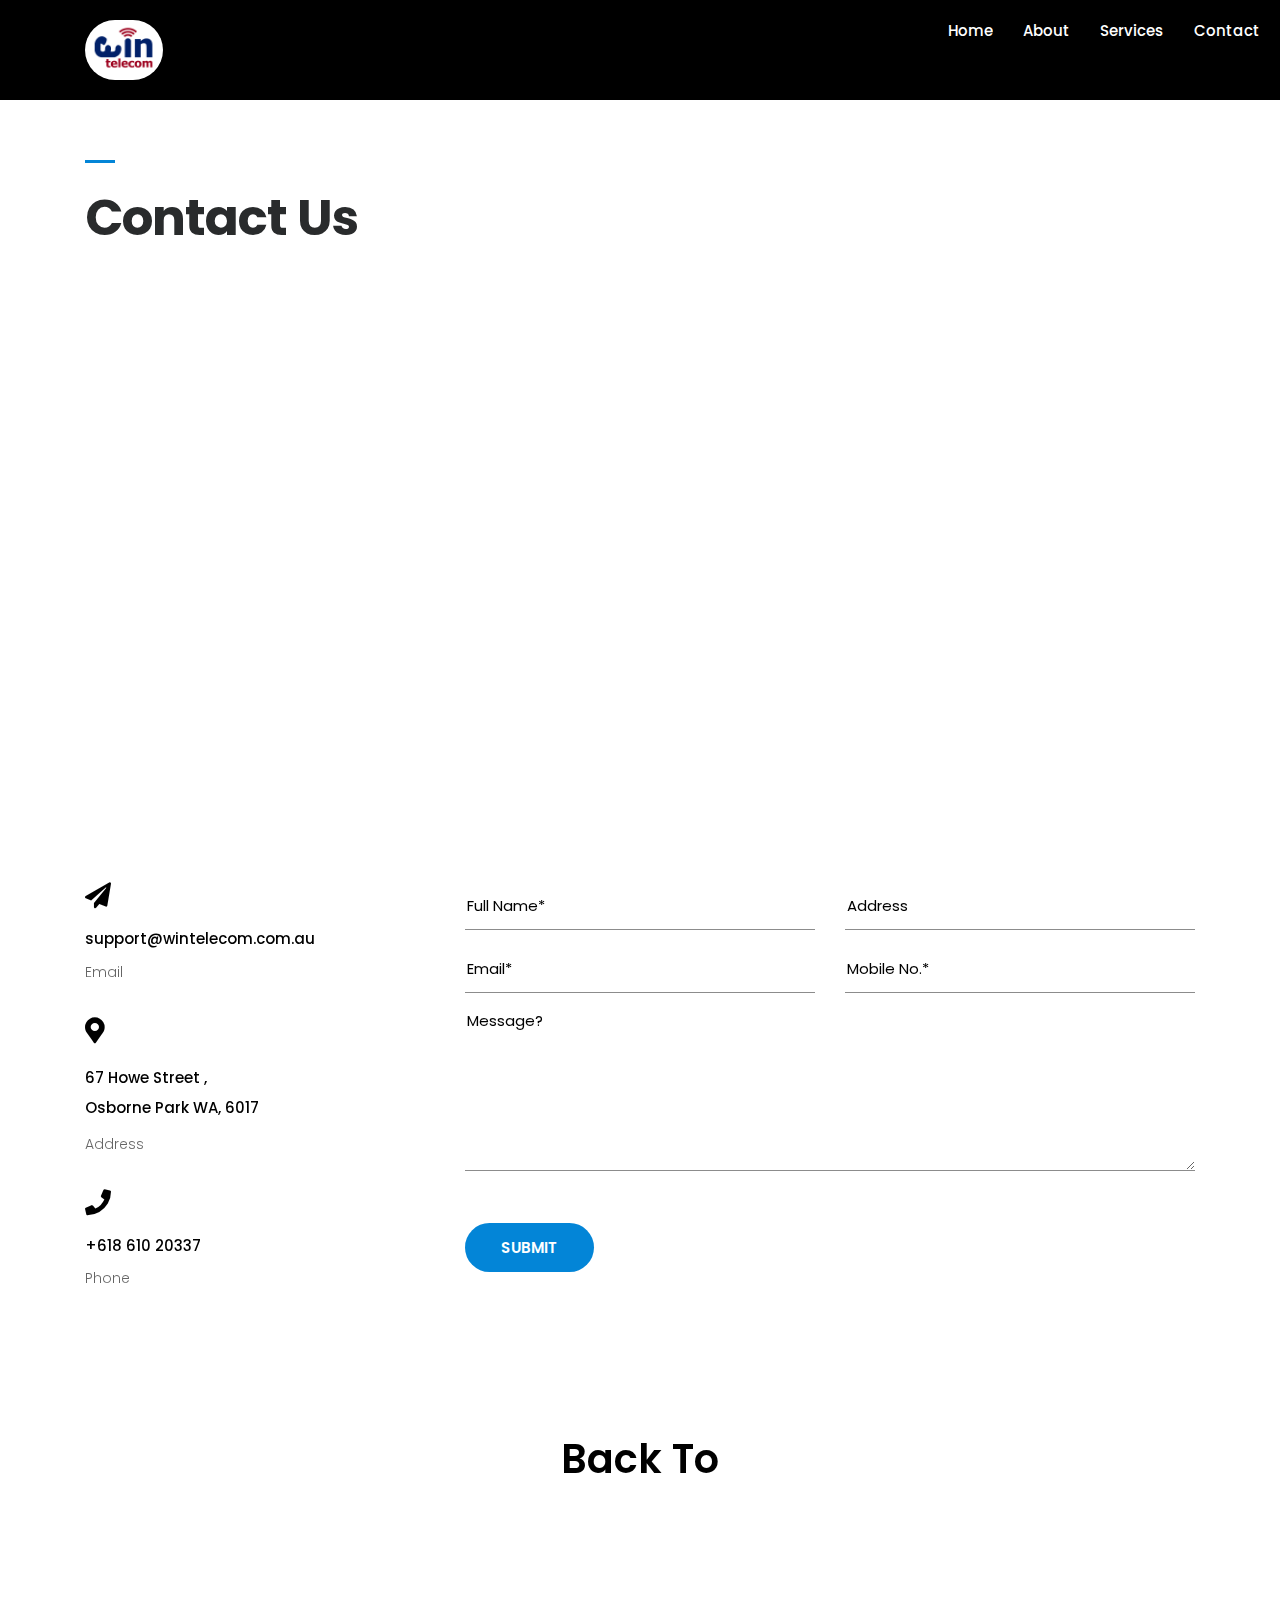
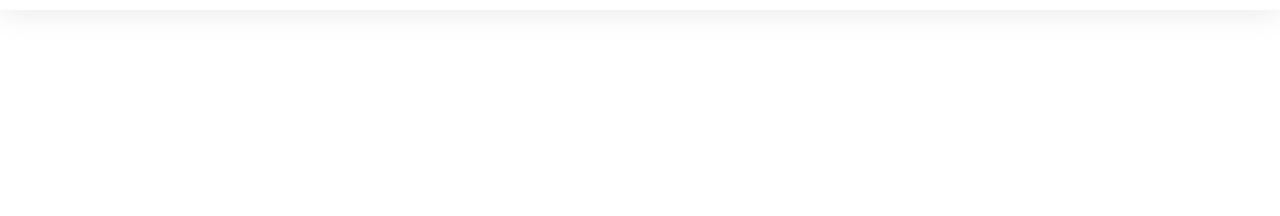
<file: contact.html>
<!DOCTYPE html>
<html lang="en">
<head>  
<title>Contact - Win Telecom</title>
<meta charset="UTF-8">
<meta name="description" content="Nebro Portfolio Template">
<meta name="keywords" content="onepage, portfolio">
<meta name="viewport" content="width=device-width, initial-scale=1.0">
  
    <!-- Stylesheets -->
    <link rel="stylesheet" href="font/stylesheet.css"/>
    <link rel="stylesheet" href="css/style.css"/>

  	<!--[if lt IE 9]>
  	  <script src="https://oss.maxcdn.com/html5shiv/3.7.2/html5shiv.min.js"></script>
  	  <script src="https://oss.maxcdn.com/respond/1.4.2/respond.min.js"></script>
  	<![endif]--> 

	   <!-- Font icons --> 
    <link rel="stylesheet" href="icon-fonts/fontawesome-5.0.6/css/fontawesome-all.min.css"/>
    <link rel="stylesheet" href="icon-fonts/flat-icon/flaticon.css"/>

	   <!-- Google Font -->
     <link href="https://fonts.googleapis.com/css?family=Poppins:400,500,600,700,800&display=swap" rel="stylesheet">

</head> 
<body> 

  <!-- PRELOADER -->
  <div id="preloader">
      <div class="loading-area">
        <div class="logo"><img src="img/wintel-logo.png" alt=""></div>
        <span>loading...</span>
      </div>
      <div class="left-side"></div>
      <div class="right-side"></div>
    </div>


<!-- HEADER 
==================================================-->
<header class="fixed">
    <!-- Logo -->
    <a href="index.html" class="logo">
      <img  src="img/wintel-logo.png" alt="">
    </a>
     <div class="nav-icon">
        <span></span>
        <span></span>
        <span></span>
    </div> 
    <!-- Navigation -->
    <nav>
      <ul>
        <li><a href="index.html#hero"><span data-hover="Home">Home</span></a></li>
        <li><a href="index.html#about"><span data-hover="About">About</span></a></li>
        <li><a href="index.html#services"><span data-hover="Services">Services</span></a></li>
        <li><a href="contact.html"><span data-hover="Contact">Contact</span></a></li>
      </ul>
    </nav>
  </header>

<div class="wrapper">

<!-- ====================CHAT========================= -->

<script type="text/javascript">function add_chatinline(){var hccid=27482697;var nt=document.createElement("script");nt.async=true;nt.src="https://mylivechat.com/chatinline.aspx?hccid="+hccid;var ct=document.getElementsByTagName("script")[0];ct.parentNode.insertBefore(nt,ct);}
add_chatinline(); </script>
  
  

<!-- ARTICLE 
================================================== -->  
<section class="subpage">
  <div class="container project-detail">
    <h1 id="top" class="section-title bottom_60 ">Contact Us</h1>

    <!-- MAP -->
    <div class="contact-map">
      <iframe src="https://www.google.com/maps/embed?pb=!1m18!1m12!1m3!1d3386.9620237367053!2d115.8115836151476!3d-31.907629181243166!2m3!1f0!2f0!3f0!3m2!1i1024!2i768!4f13.1!3m3!1m2!1s0x2a32af9a2d2bca97%3A0xe89d604eb605a166!2s67%20Howe%20St%2C%20Osborne%20Park%20WA%206017%2C%20Australia!5e0!3m2!1sen!2sin!4v1570609257529!5m2!1sen!2sin" width="600" height="450" frameborder="0" style="border:0;" allowfullscreen=""></iframe>
    </div>


    <!-- Categories List -->
    <!-- <ul class="categories-list row top_60 bottom_45">
      <li class="col-lg-4"><span>Email<br></span> support@wintelecom.com.au</li>
      <li class="col-lg-4"><span>Address<br></span> 67 Howe Street<br>Osborne Park WA, 6017</li>
      <li class="col-lg-4"><span>Phone<br></span> +6108 610 20337</li>
      
    </ul> -->
  
  
  <!-- Contact Details and Form -->

  <div class="getintouch row top_120">
      <!-- contact info -->
      <div class="col-lg-4 contact-info box-animation">
        <!-- info -->
        <div class="info">
          <i class="fas fa-paper-plane"></i>
          <a href="#">support@wintelecom.com.au</a>
          <p> Email </p>
        </div>
        <!-- info -->
        <div class="info top_30">
          <i class="fas fa-map-marker-alt"></i>
          <p class="text">67 Howe Street ,<br>Osborne Park WA, 6017</p>
          <p> Address </p>
        </div>
        <!-- info -->
        <div class="info top_30">
          <i class="fas fa-phone"></i>
          <a href="#">+618 610 20337</a>
          <p> Phone </p>
        </div>
      </div>
      <div class="col-lg-8 contact-form box-animation">
          <!-- contact form -->
            <form class="contact_form">
                <div class="row">
                    <!--Name-->
                    <div class="col-md-6">
                        <input class="form-inp" id="fullname" type="text" placeholder="Full Name*">
                    </div>
                    <!--Address-->
                    <div class="col-md-6">
                        <input class="form-inp" id="addr" type="text" placeholder="Address">
                    </div>
                    <!--Email-->
                    <div class="col-md-6">
                        <input class="form-inp" id="email" type="text" placeholder="Email*">
                    </div>
                    <!--Mobile Number-->
                    <div class="col-md-6">
                        <input class="form-inp" id="number" type="text" placeholder="Mobile No.*">
                    </div>
                    <div class="col-md-12">
                        <!--Message-->
                        <textarea id="message_box" placeholder="Message?" rows="7"></textarea>
                        <button id="con_submit" class="site-btn top_45 pull-right" type="submit">SUBMIT</button>
                    </div>
                </div>
            </form>
        </div>
    </div>
 

  <a class="next-link pagelink top_120" href="#top">
    <div class="nav-title"> Back To</div>
    <div class="next-title">Top</div>
  </a>
  

  </div> <!-- container end -->

</section>

</div> <!-- Wrapper end -->

<!-- FOOTER 
================================================== --> 
<footer>
  <div class="container">
    <div class="row">
      <!-- Copyright -->
      <div class="col-lg-4 copyright">
        <a href="index.html"><img src="img/wintel-logo.png" alt=""></a>
        <p>© 2019 Win Telecom.</p>
      </div>
      <!-- Social -->
      <div class="col-lg-4 ftr-social">
        <div class="social">
            <a href="#"><i class="fab fa-facebook"></i>  </a>
            <a href="#"><i class="fab fa-twitter" aria-hidden="true"></i>  </a>
            <a href="#"><i class="fab fa-instagram" aria-hidden="true"></i>  </a>
            <a href="#"><i class="fab fa-behance" aria-hidden="true"></i>  </a>
            <a href="#"><i class="fab fa-dribbble" aria-hidden="true"></i>  </a>
        </div>
      </div>
      <!-- Get In Touch -->
      <div class="col-lg-4 getintouch">
        <h3 class="title">Get In Touch</h3>
        <p>support@wintelecom.com.au</p>
      </div>
    </div>
  </div>
</footer>

<!-- Javascripts -->
<script src="js/jquery-2.1.4.min.js"></script>
<script src="js/plugins.js"></script>
<script src="js/main.js"></script>

<script>
    function isValidEmailAddress(emailAddress) {
      var pattern = new RegExp(
        /^[+a-zA-Z0-9._-]+@[a-zA-Z0-9.-]+\.[a-zA-Z]{2,4}$/i
      );
      return pattern.test(emailAddress);
    }

    $(document).ready(function() {
      $("#contact_form").click(function() {
        var fullname = $("#fullname").val();
        var email_text = $("#email").val();
        var mbno = $("#number").val();
        var address = $("#addr").val();
        var message_box = $("#message_box").val();

        if (fullname == "") {
          alert("Please Enter Your Full Name");
          $("#fullname").focus();
        } else if (email_text == "") {
          alert("Please Enter Your Email ID");
          $("#email").focus();
        } else if (!isValidEmailAddress(email_text)) {
          alert("Please Enter Valid Email Address");
          $("#email").focus();
          $(".errormsg_txt").text("Please Enter Valid Email Address");
        } else if (mbno == "") {
          alert("Please Enter Your Mobile Number");
          $("#number").focus();
        } else if (isNaN(mbno) || mbno.length !== 10) {
          alert("Please Enter Valid Phone Number");
          $("#number").focus();
        } else {
          $.ajax({
            type: "POST",
            url: "contact.php",
            data:
              "fullname=" +
              fullname +
              "&mbno=" +
              mbno +
              "&email_text=" +
              email_text +
              "address=" +addr +
              "&message_box=" +
              message_box,
            success: function(data) {
              alert(
                "Thank you For Contacting Us. We will get in touch with you shortly!"
              );
              Window.location.href = "contact.html";
            }
          });
        }
      });
    });
  </script>
    

</body>
</html>
</file>
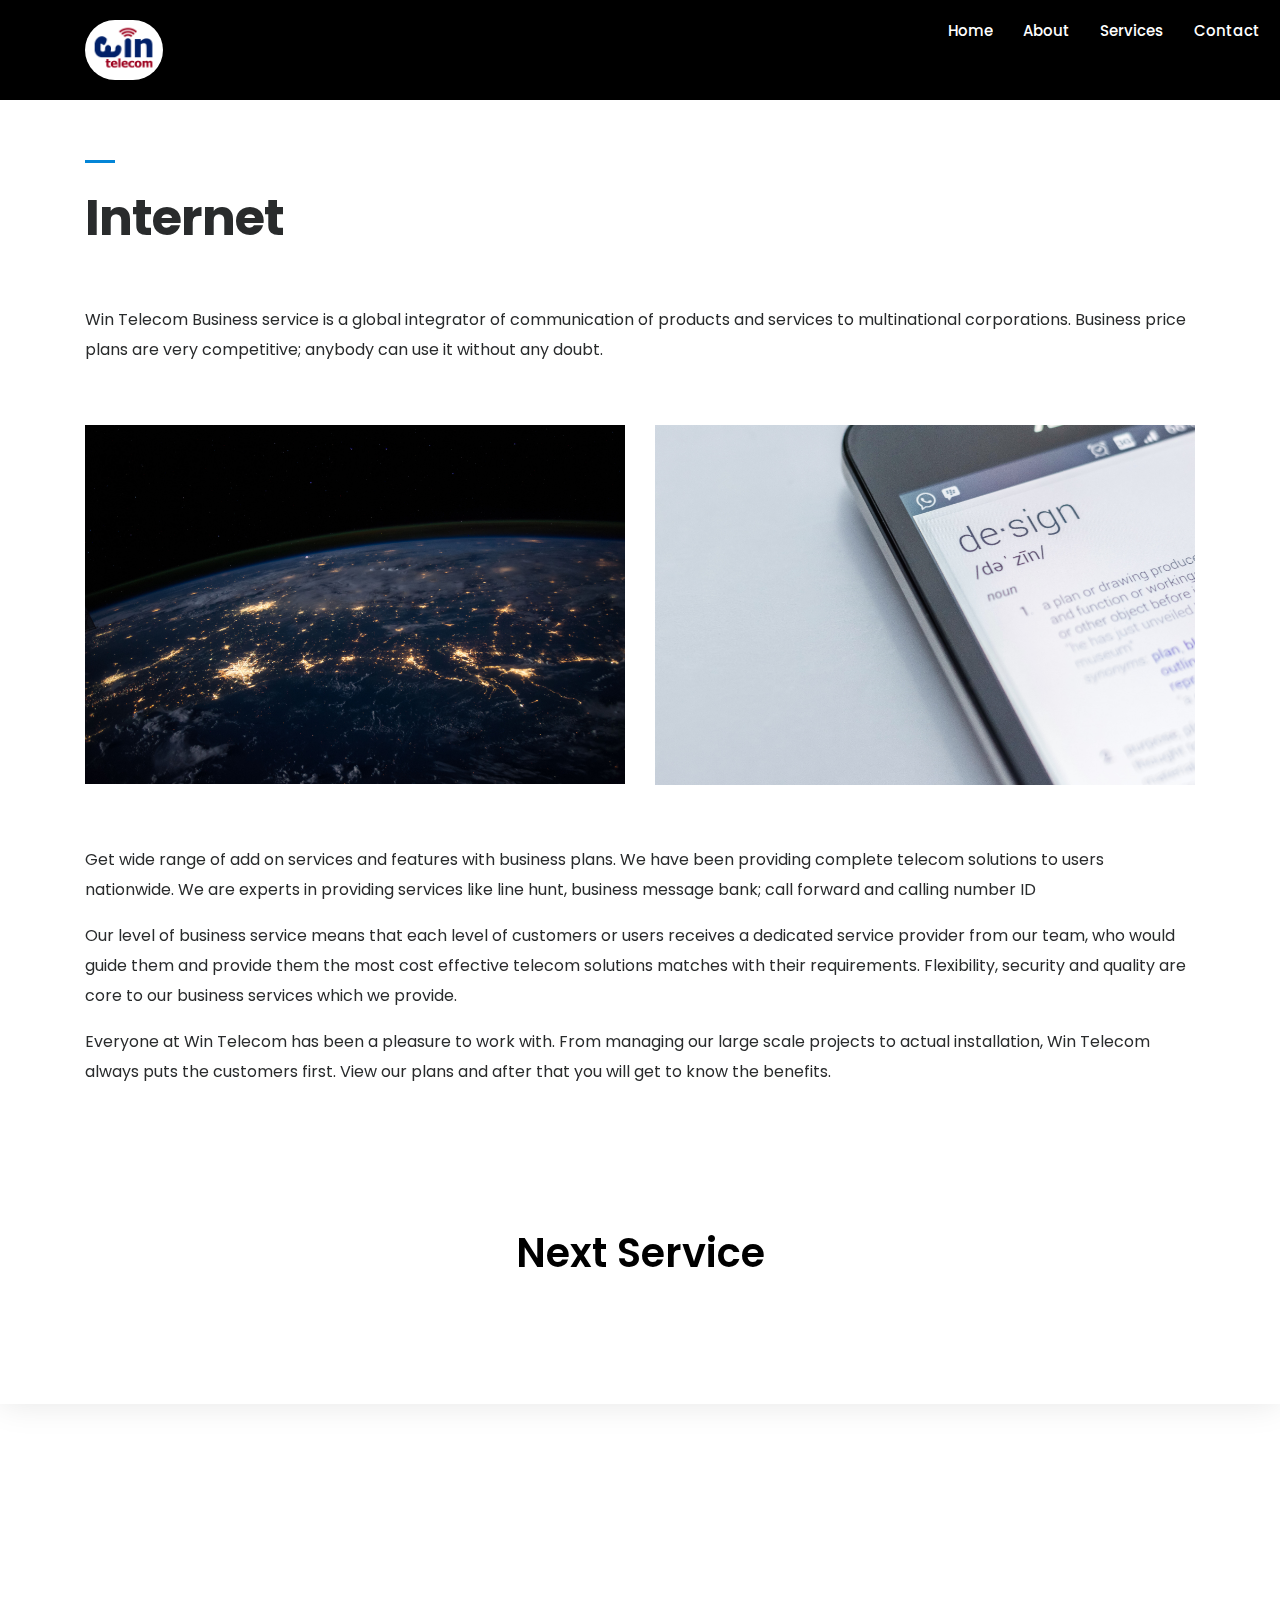
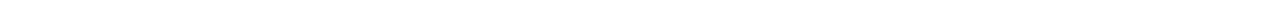
<file: internet.html>
<!DOCTYPE html>
<html lang="en">
  <head>
    <title>Win Telecom - Internet</title>
    <meta charset="UTF-8" />
    <meta name="description" content="Nebro Portfolio Template" />
    <meta name="keywords" content="onepage, portfolio" />
    <meta name="viewport" content="width=device-width, initial-scale=1.0" />

    <!-- Stylesheets -->
    <link rel="stylesheet" href="font/stylesheet.css" />
    <link rel="stylesheet" href="css/style.css" />

    <!--[if lt IE 9]>
      <script src="https://oss.maxcdn.com/html5shiv/3.7.2/html5shiv.min.js"></script>
      <script src="https://oss.maxcdn.com/respond/1.4.2/respond.min.js"></script>
    <![endif]-->

    <!-- Font icons -->
    <link
      rel="stylesheet"
      href="icon-fonts/fontawesome-5.0.6/css/fontawesome-all.min.css"
    />
    <link rel="stylesheet" href="icon-fonts/flat-icon/flaticon.css" />

    <!-- Google Font -->
    <link
      href="https://fonts.googleapis.com/css?family=Poppins:400,500,600,700,800&display=swap"
      rel="stylesheet"
    />
  </head>
  <body>
    <!-- PRELOADER -->
    <div id="preloader">
      <div class="loading-area">
        <div class="logo"><img src="img/wintel-logo.png" alt="" /></div>
        <span>loading...</span>
      </div>
      <div class="left-side"></div>
      <div class="right-side"></div>
    </div>

    <!-- HEADER 
==================================================-->
    <header class="fixed">
      <!-- Logo -->
      <a href="index.html" class="logo">
        <img src="img/wintel-logo.png" alt="" />
      </a>
      <div class="nav-icon">
        <span></span>
        <span></span>
        <span></span>
      </div>
      <!-- Navigation -->
      <nav>
        <ul>
          <li>
            <a href="index.html#hero"><span data-hover="Home">Home</span></a>
          </li>
          <li>
            <a href="index.html#about"><span data-hover="About">About</span></a>
          </li>
          <li>
            <a href="index.html#services"
              ><span data-hover="Services">Services</span></a
            >
          </li>
          <li>
            <a href="contact.html"><span data-hover="Contact">Contact</span></a>
          </li>
        </ul>
      </nav>
    </header>

    <div class="wrapper">
      <!--====================== CHAT =========================-->

      <script type="text/javascript">
        function add_chatinline() {
          var hccid = 27482697;
          var nt = document.createElement("script");
          nt.async = true;
          nt.src = "https://mylivechat.com/chatinline.aspx?hccid=" + hccid;
          var ct = document.getElementsByTagName("script")[0];
          ct.parentNode.insertBefore(nt, ct);
        }
        add_chatinline();
      </script>

      <!-- ARTICLE 
================================================== -->
      <section class="subpage">
        <div class="container project-detail">
          <h1 class="section-title bottom_60">Internet</h1>

          <!-- Categories List -->
          <!-- <ul class="categories-list row top_60 bottom_45">
      <li class="col-lg-3"><span>Date:</span> 19 March 2019</li>
      <li class="col-lg-3"><span>Client:</span> Themeforest</li>
      <li class="col-lg-3"><span>Website:</span> themeforest.com</li>
      <li class="col-lg-3"><span>Category:</span>art, retouch, photography</li>
    </ul> -->
          <p>
            Win Telecom Business service is a global integrator of communication
            of products and services to multinational corporations. Business
            price plans are very competitive; anybody can use it without any
            doubt.
          </p>

          <!-- Lightbox -->
          <div class="row lightbox top_60 bottom_60">
            <a href="img/works/work-2/004.jpg" class="col-lg-6 image">
              <img src="img/works/work-2/004.jpg" alt="" />
            </a>
            <a href="img/works/work-2/005.jpg" class="col-lg-6 image">
              <img src="img/works/work-2/005.jpg" alt="" />
            </a>
          </div>

          <!-- Text -->
          <p>
            Get wide range of add on services and features with business plans.
            We have been providing complete telecom solutions to users
            nationwide. We are experts in providing services like line hunt,
            business message bank; call forward and calling number ID
          </p>

          <p>
            Our level of business service means that each level of customers or
            users receives a dedicated service provider from our team, who would
            guide them and provide them the most cost effective telecom
            solutions matches with their requirements. Flexibility, security and
            quality are core to our business services which we provide.
          </p>

          <p>
            Everyone at Win Telecom has been a pleasure to work with. From
            managing our large scale projects to actual installation, Win
            Telecom always puts the customers first. View our plans and after
            that you will get to know the benefits.
          </p>

          <a class="next-link pagelink top_120" href="bundles.html">
            <div class="nav-title">Next Service</div>
            <div class="next-title">Bundles</div>
          </a>
        </div>
        <!-- container end -->
      </section>
    </div>
    <!-- Wrapper end -->

    <!-- FOOTER 
================================================== -->
    <footer>
      <div class="container">
        <div class="row">
          <!-- Copyright -->
          <div class="col-lg-4 copyright">
            <a href="index.html"><img src="img/wintel-logo.png" alt=""/></a>
            <p>© 2019 Win Telecom.</p>
          </div>
          <!-- Social -->
          <div class="col-lg-4 ftr-social">
            <div class="social">
              <a href="#"><i class="fab fa-facebook"></i> </a>
              <a href="#"><i class="fab fa-twitter" aria-hidden="true"></i> </a>
              <a href="#"
                ><i class="fab fa-instagram" aria-hidden="true"></i>
              </a>
              <a href="#"><i class="fab fa-behance" aria-hidden="true"></i> </a>
              <a href="#"
                ><i class="fab fa-dribbble" aria-hidden="true"></i>
              </a>
            </div>
          </div>
          <!-- Get In Touch -->
          <div class="col-lg-4 getintouch">
            <h3 class="title">Get In Touch</h3>
            <p>support@wintelecom.com.au</p>
          </div>
        </div>
      </div>
    </footer>

    <!-- Javascripts -->
    <script src="js/jquery-2.1.4.min.js"></script>
    <script src="js/plugins.js"></script>
    <script src="js/main.js"></script>
  </body>
</html>
</file>
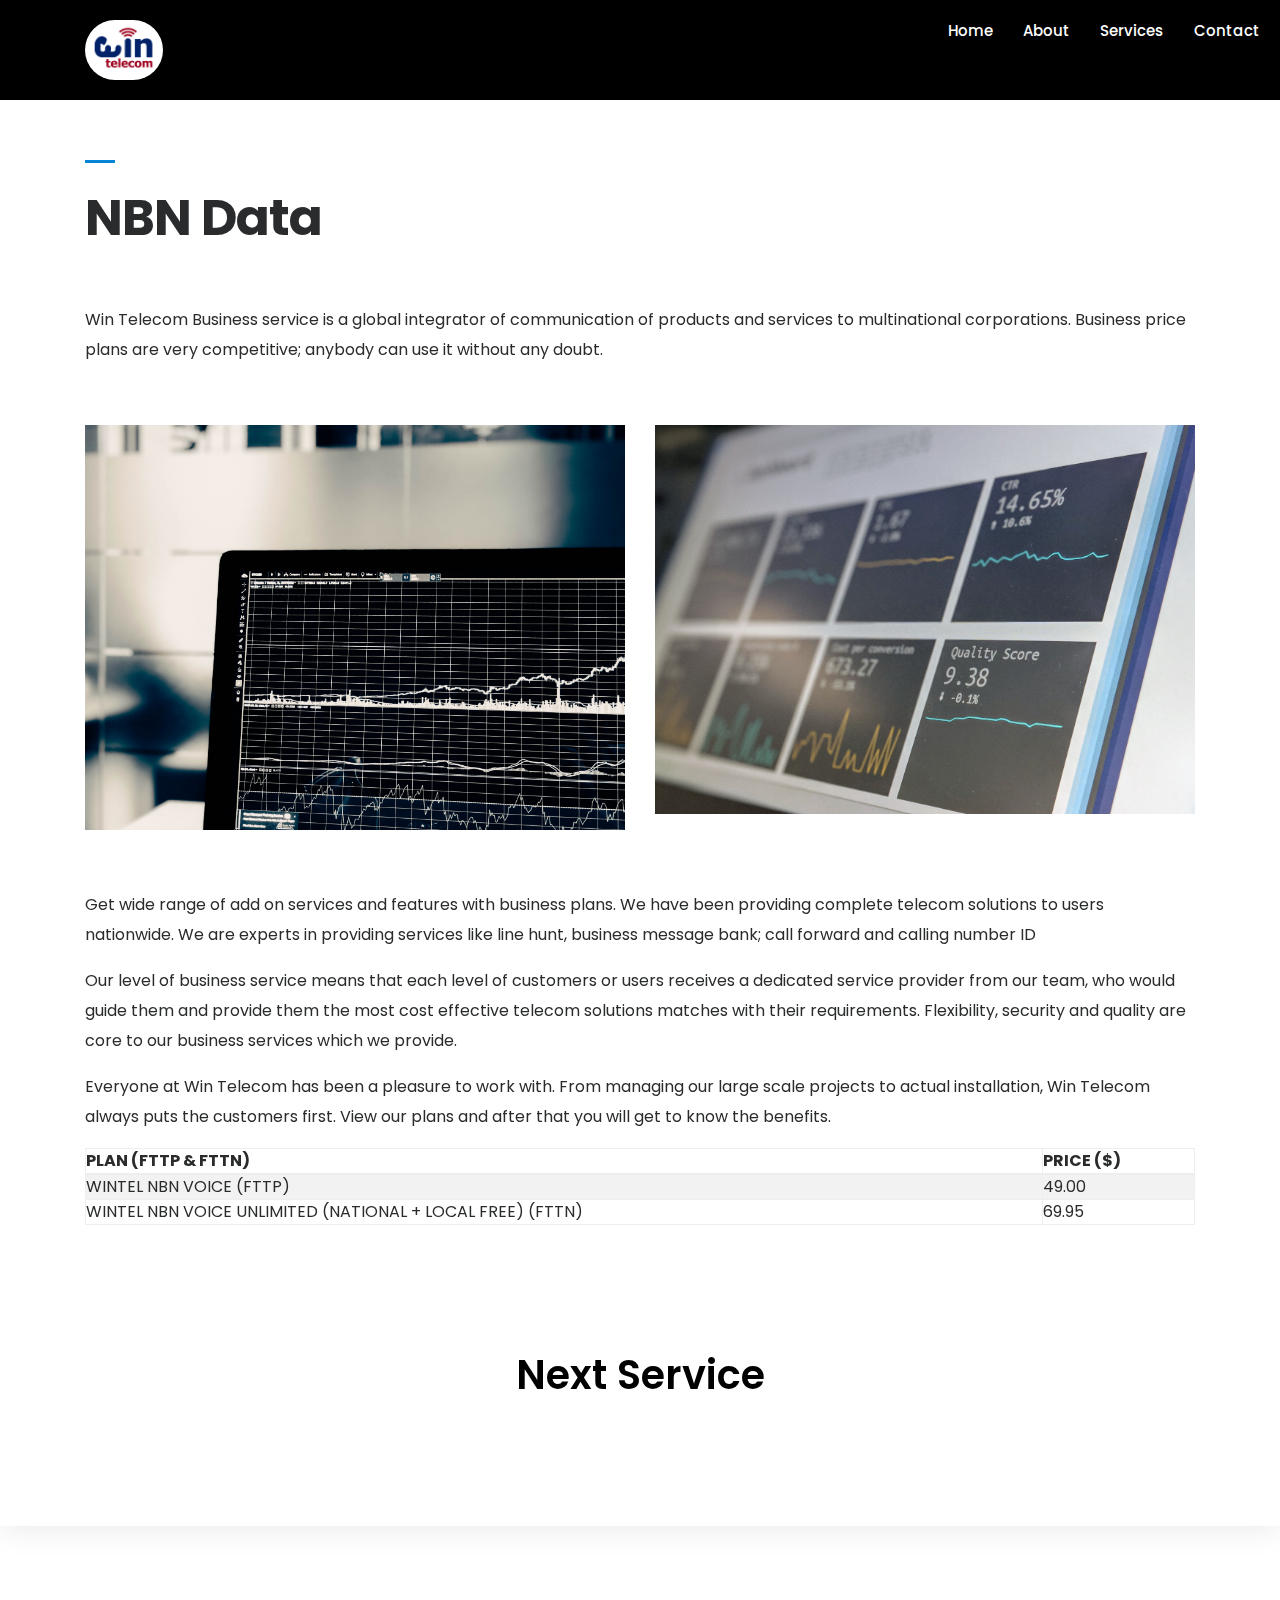
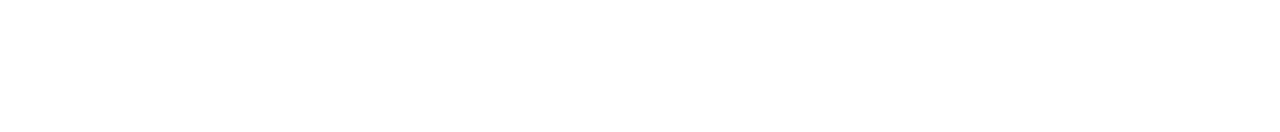
<file: nbn-data.html>
<!DOCTYPE html>
<html lang="en">
  <head>
    <title>Win Telecom - NBN Data</title>
    <meta charset="UTF-8" />
    <meta name="description" content="Nebro Portfolio Template" />
    <meta name="keywords" content="onepage, portfolio" />
    <meta name="viewport" content="width=device-width, initial-scale=1.0" />

    <!-- Stylesheets -->
    <link rel="stylesheet" href="font/stylesheet.css" />
    <link rel="stylesheet" href="css/style.css" />

    <!--[if lt IE 9]>
      <script src="https://oss.maxcdn.com/html5shiv/3.7.2/html5shiv.min.js"></script>
      <script src="https://oss.maxcdn.com/respond/1.4.2/respond.min.js"></script>
    <![endif]-->

    <!-- Font icons -->
    <link
      rel="stylesheet"
      href="icon-fonts/fontawesome-5.0.6/css/fontawesome-all.min.css"
    />
    <link rel="stylesheet" href="icon-fonts/flat-icon/flaticon.css" />

    <!-- Google Font -->
    <link
      href="https://fonts.googleapis.com/css?family=Poppins:400,500,600,700,800&display=swap"
      rel="stylesheet"
    />
  </head>
  <body>
    <!-- PRELOADER -->
    <div id="preloader">
      <div class="loading-area">
        <div class="logo"><img src="img/wintel-logo.png" alt="" /></div>
        <span>loading...</span>
      </div>
      <div class="left-side"></div>
      <div class="right-side"></div>
    </div>

    <!-- HEADER 
==================================================-->
    <header class="fixed">
      <!-- Logo -->
      <a href="index.html" class="logo">
        <img src="img/wintel-logo.png" alt="" />
      </a>
      <div class="nav-icon">
        <span></span>
        <span></span>
        <span></span>
      </div>
      <!-- Navigation -->
      <nav>
        <ul>
          <li>
            <a href="index.html#hero"><span data-hover="Home">Home</span></a>
          </li>
          <li>
            <a href="index.html#about"><span data-hover="About">About</span></a>
          </li>
          <li>
            <a href="index.html#services"
              ><span data-hover="Services">Services</span></a
            >
          </li>
          <li>
            <a href="contact.html"><span data-hover="Contact">Contact</span></a>
          </li>
        </ul>
      </nav>
    </header>

    <div class="wrapper">
      <!-- ARTICLE 
================================================== -->
      <section class="subpage">
        <div class="container project-detail">
          <h1 class="section-title bottom_60">NBN Data</h1>

          <!-- Categories List -->
          <!-- <ul class="categories-list row top_60 bottom_45">
      <li class="col-lg-3"><span>Date:</span> 19 March 2019</li>
      <li class="col-lg-3"><span>Client:</span> Themeforest</li>
      <li class="col-lg-3"><span>Website:</span> themeforest.com</li>
      <li class="col-lg-3"><span>Category:</span>art, retouch, photography</li>
    </ul> -->
          <p>
            Win Telecom Business service is a global integrator of communication
            of products and services to multinational corporations. Business
            price plans are very competitive; anybody can use it without any
            doubt.
          </p>

          <!-- Lightbox -->
          <div class="row lightbox top_60 bottom_60">
            <a href="img/works/work-2/008.jpg" class="col-lg-6 image">
              <img src="img/works/work-2/008.jpg" alt="" />
            </a>
            <a href="img/works/work-2/009.jpg" class="col-lg-6 image">
              <img src="img/works/work-2/009.jpg" alt="" />
            </a>
          </div>

          <!-- ===========CHAT============ -->

          <script type="text/javascript">
            function add_chatinline() {
              var hccid = 27482697;
              var nt = document.createElement("script");
              nt.async = true;
              nt.src = "https://mylivechat.com/chatinline.aspx?hccid=" + hccid;
              var ct = document.getElementsByTagName("script")[0];
              ct.parentNode.insertBefore(nt, ct);
            }
            add_chatinline();
          </script>

          <!-- Text -->
          <p>
            Get wide range of add on services and features with business plans.
            We have been providing complete telecom solutions to users
            nationwide. We are experts in providing services like line hunt,
            business message bank; call forward and calling number ID
          </p>

          <p>
            Our level of business service means that each level of customers or
            users receives a dedicated service provider from our team, who would
            guide them and provide them the most cost effective telecom
            solutions matches with their requirements. Flexibility, security and
            quality are core to our business services which we provide.
          </p>

          <p>
            Everyone at Win Telecom has been a pleasure to work with. From
            managing our large scale projects to actual installation, Win
            Telecom always puts the customers first. View our plans and after
            that you will get to know the benefits.
          </p>

          <div id="no-more-tables">
            <table
              class="col-md-12 table-bordered table-striped table-condensed cf"
            >
              <thead class="cf">
                <tr>
                  <th>PLAN (FTTP & FTTN)</th>
                  <th>PRICE ($)</th>
                </tr>
              </thead>
              <tbody>
                <tr>
                  <td data-title="PLAN (FTTP)">WINTEL NBN VOICE (FTTP)</td>
                  <td data-title="PRICE($)">49.00</td>
                </tr>
                <tr>
                  <td data-title="PLAN (FTTN)">
                    WINTEL NBN VOICE UNLIMITED (NATIONAL + LOCAL FREE) (FTTN)
                  </td>
                  <td data-title="PRICE($)">69.95</td>
                </tr>
              </tbody>
            </table>
          </div>

          <a class="next-link pagelink top_120" href="voice.html">
            <div class="nav-title">Next Service</div>
            <div class="next-title">Voice</div>
          </a>
        </div>
        <!-- container end -->
      </section>
    </div>
    <!-- Wrapper end -->

    <!-- FOOTER 
================================================== -->
    <footer>
      <div class="container">
        <div class="row">
          <!-- Copyright -->
          <div class="col-lg-4 copyright">
            <a href="index.html"><img src="img/wintel-logo.png" alt=""/></a>
            <p>© 2019 Win Telecom.</p>
          </div>
          <!-- Social -->
          <div class="col-lg-4 ftr-social">
            <div class="social">
              <a href="#"><i class="fab fa-facebook"></i> </a>
              <a href="#"><i class="fab fa-twitter" aria-hidden="true"></i> </a>
              <a href="#"
                ><i class="fab fa-instagram" aria-hidden="true"></i>
              </a>
              <a href="#"><i class="fab fa-behance" aria-hidden="true"></i> </a>
              <a href="#"
                ><i class="fab fa-dribbble" aria-hidden="true"></i>
              </a>
            </div>
          </div>
          <!-- Get In Touch -->
          <div class="col-lg-4 getintouch">
            <h3 class="title">Get In Touch</h3>
            <p>support@wintelecom.com.au</p>
          </div>
        </div>
      </div>
    </footer>

    <!-- Javascripts -->
    <script src="js/jquery-2.1.4.min.js"></script>
    <script src="js/plugins.js"></script>
    <script src="js/main.js"></script>
  </body>
</html>
</file>
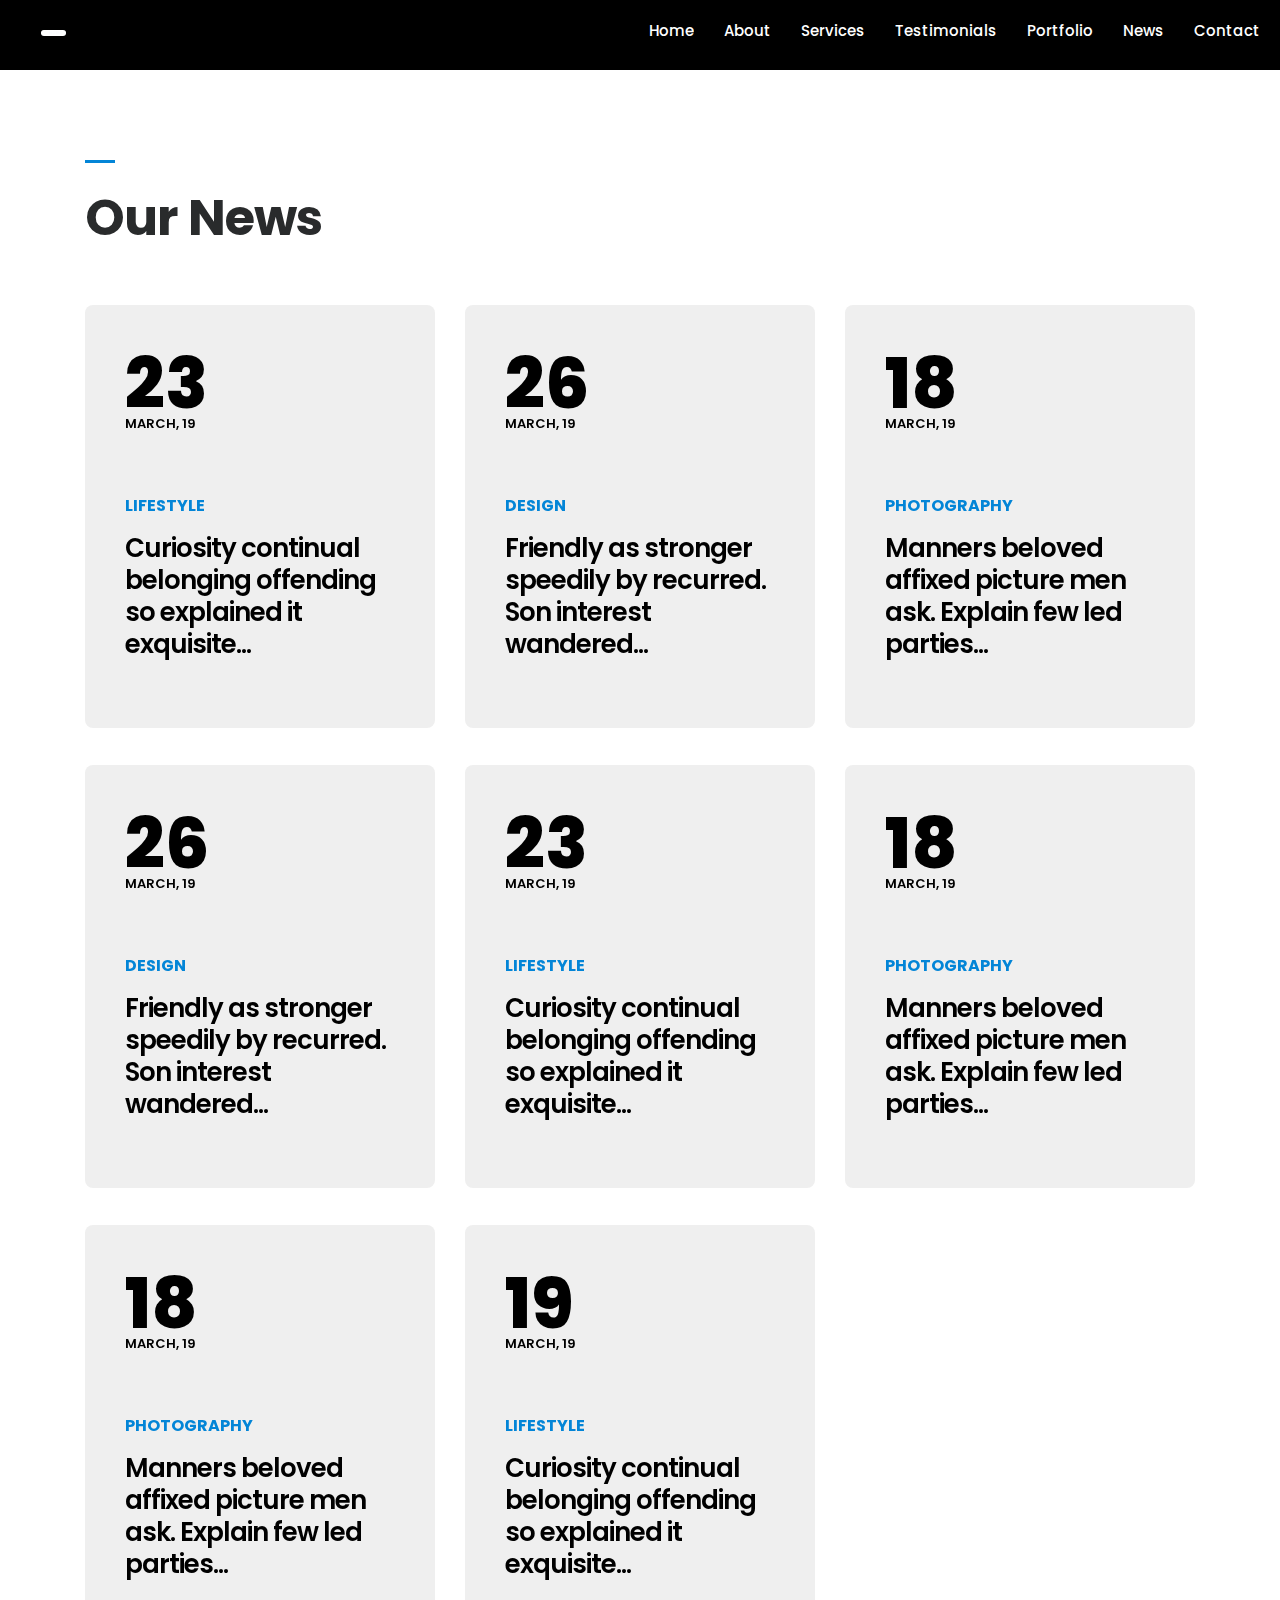
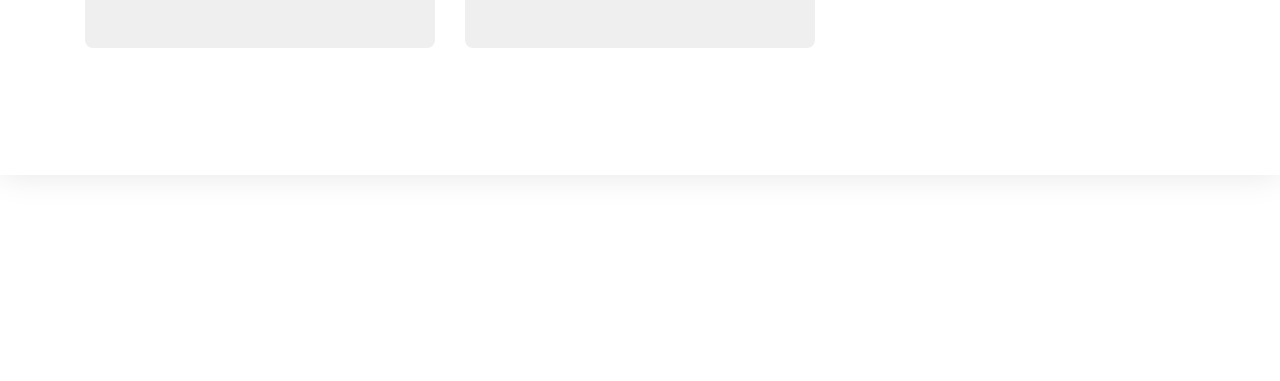
<file: news.html>
<!DOCTYPE html>
<html lang="en">
<head>  
<title>Nebro Portfolio Template</title>
<meta charset="UTF-8">
<meta name="description" content="Nebro Portfolio Template">
<meta name="keywords" content="onepage, portfolio">
<meta name="viewport" content="width=device-width, initial-scale=1.0">
  
    <!-- Stylesheets -->
    <link rel="stylesheet" href="font/stylesheet.css"/>
    <link rel="stylesheet" href="css/style.css"/>

  	<!--[if lt IE 9]>
  	  <script src="https://oss.maxcdn.com/html5shiv/3.7.2/html5shiv.min.js"></script>
  	  <script src="https://oss.maxcdn.com/respond/1.4.2/respond.min.js"></script>
  	<![endif]--> 

	   <!-- Font icons --> 
    <link rel="stylesheet" href="icon-fonts/fontawesome-5.0.6/css/fontawesome-all.min.css"/>
    <link rel="stylesheet" href="icon-fonts/flat-icon/flaticon.css"/>

	   <!-- Google Font -->
     <link href="https://fonts.googleapis.com/css?family=Poppins:400,500,600,700,800&display=swap" rel="stylesheet">
     
</head> 
<body> 

  <!-- PRELOADER -->
<div id="preloader">
    <div class="loading-area">
      <div class="logo"><img src="img/logo.png" alt=""></div>
      <span>loading...</span>
    </div>
    <div class="left-side"></div>
    <div class="right-side"></div>
  </div>

<!-- HEADER 
==================================================-->
<header class="fixed">
    <!-- Logo -->
    <a href="index.html" class="logo">
      <img src="img/logo.png" alt="">
    </a>
     <div class="nav-icon">
        <span></span>
        <span></span>
        <span></span>
    </div> 
    <!-- Navigation -->
    <nav>
      <ul>
        <li><a href="index.html#hero"><span data-hover="Home">Home</span></a></li>
        <li><a href="index.html#about"><span data-hover="About">About</span></a></li>
        <li><a href="index.html#services"><span data-hover="Services">Services</span></a></li>
        <li><a href="index.html#testimonials"><span data-hover="Testimonials">Testimonials</span></a></li>
        <li><a href="index.html#portfolio"><span data-hover="Portfolio">Portfolio</span></a></li>
        <li><a href="index.html#news"><span data-hover="News">News</span></a></li>
        <li><a href="index.html#contact"><span data-hover="Contact">Contact</span></a></li>
      </ul>
    </nav>
  </header>

<div class="wrapper">
<!-- ARTICLE 
================================================== -->  
<section class="subpage">
  <div class="container">
    <h1 class="section-title bottom_60">Our News</h1>

    <div  class="row">
      <!-- anews -->
      <div class="col-lg-4">
        <a class="anews" href="single-news.html">
          <div class="image" style="background-image:url(img/news-1.jpg)"></div>
          <div class="date">
            <h3 class="big">23</h3>
            <span class="little">MARCH, 19</span>
          </div>
          <div class="category">LIFESTYLE</div>
          <h2 class="title">Curiosity continual belonging offending so explained it exquisite...</h2>
        </a>
      </div>
      <!-- anews -->
      <div class="col-lg-4">
        <a class="anews" href="single-news.html">
          <div class="image" style="background-image:url(img/news-2.jpg)"></div>
          <div class="date">
            <h3 class="big">26</h3>
            <span class="little">MARCH, 19</span>
          </div>
          <div class="category">DESIGN</div>
          <h2 class="title">Friendly as stronger speedily by recurred. Son interest wandered...</h2>
        </a>
      </div>
      <!-- anews -->
      <div class="col-lg-4">
        <a class="anews" href="single-news.html">
          <div class="image" style="background-image:url(img/news-3.jpg)"></div>
          <div class="date">
            <h3 class="big">18</h3>
            <span class="little">MARCH, 19</span>
          </div>
          <div class="category">PHOTOGRAPHY</div>
          <h2 class="title">Manners beloved affixed picture men ask. Explain few led parties...</h2>
        </a>
      </div>
      <!-- anews -->
      <div class="col-lg-4">
        <a class="anews" href="single-news.html">
          <div class="image" style="background-image:url(img/news-2.jpg)"></div>
          <div class="date">
            <h3 class="big">26</h3>
            <span class="little">MARCH, 19</span>
          </div>
          <div class="category">DESIGN</div>
          <h2 class="title">Friendly as stronger speedily by recurred. Son interest wandered...</h2>
        </a>
      </div>
      <!-- anews -->
      <div class="col-lg-4">
        <a class="anews" href="single-news.html">
          <div class="image" style="background-image:url(img/news-1.jpg)"></div>
          <div class="date">
            <h3 class="big">23</h3>
            <span class="little">MARCH, 19</span>
          </div>
          <div class="category">LIFESTYLE</div>
          <h2 class="title">Curiosity continual belonging offending so explained it exquisite...</h2>
        </a>
      </div>
      <!-- anews -->
      <div class="col-lg-4">
        <a class="anews" href="single-news.html">
          <div class="image" style="background-image:url(img/news-3.jpg)"></div>
          <div class="date">
            <h3 class="big">18</h3>
            <span class="little">MARCH, 19</span>
          </div>
          <div class="category">PHOTOGRAPHY</div>
          <h2 class="title">Manners beloved affixed picture men ask. Explain few led parties...</h2>
        </a>
      </div>
      <!-- anews -->
      <div class="col-lg-4">
        <a class="anews" href="single-news.html">
          <div class="image" style="background-image:url(img/news-3.jpg)"></div>
          <div class="date">
            <h3 class="big">18</h3>
            <span class="little">MARCH, 19</span>
          </div>
          <div class="category">PHOTOGRAPHY</div>
          <h2 class="title">Manners beloved affixed picture men ask. Explain few led parties...</h2>
        </a>
      </div>
      <!-- anews -->
      <div class="col-lg-4">
        <a class="anews" href="single-news.html">
          <div class="image" style="background-image:url(img/news-1.jpg)"></div>
          <div class="date">
            <h3 class="big">19</h3>
            <span class="little">MARCH, 19</span>
          </div>
          <div class="category">LIFESTYLE</div>
          <h2 class="title">Curiosity continual belonging offending so explained it exquisite...</h2>
        </a>
      </div>
    </div> <!-- rows end -->
  </div>
</section>


</div>
<!-- FOOTER 
================================================== --> 
<footer>
  <div class="container">
    <div class="row">
      <!-- Copyright -->
      <div class="col-lg-4 copyright">
        <a href="index.html"><img src="img/logo.png" alt=""></a>
        <p>© 2019 Nebro Creative Agency.</p>
      </div>
      <!-- Social -->
      <div class="col-lg-4 ftr-social">
        <div class="social">
            <a href="#"><i class="fab fa-facebook"></i>  </a>
            <a href="#"><i class="fab fa-twitter" aria-hidden="true"></i>  </a>
            <a href="#"><i class="fab fa-instagram" aria-hidden="true"></i>  </a>
            <a href="#"><i class="fab fa-behance" aria-hidden="true"></i>  </a>
            <a href="#"><i class="fab fa-dribbble" aria-hidden="true"></i>  </a>
        </div>
      </div>
      <!-- Get In Touch -->
      <div class="col-lg-4 getintouch">
        <h3 class="title">Get In Touch</h3>
        <p>hi@yourdomain.com</p>
      </div>
    </div>
  </div>
</footer>

<!-- Javascripts -->
<script src="js/jquery-2.1.4.min.js"></script>
<script src="js/plugins.js"></script>
<script src="js/main.js"></script>

</body>
</html>
</file>
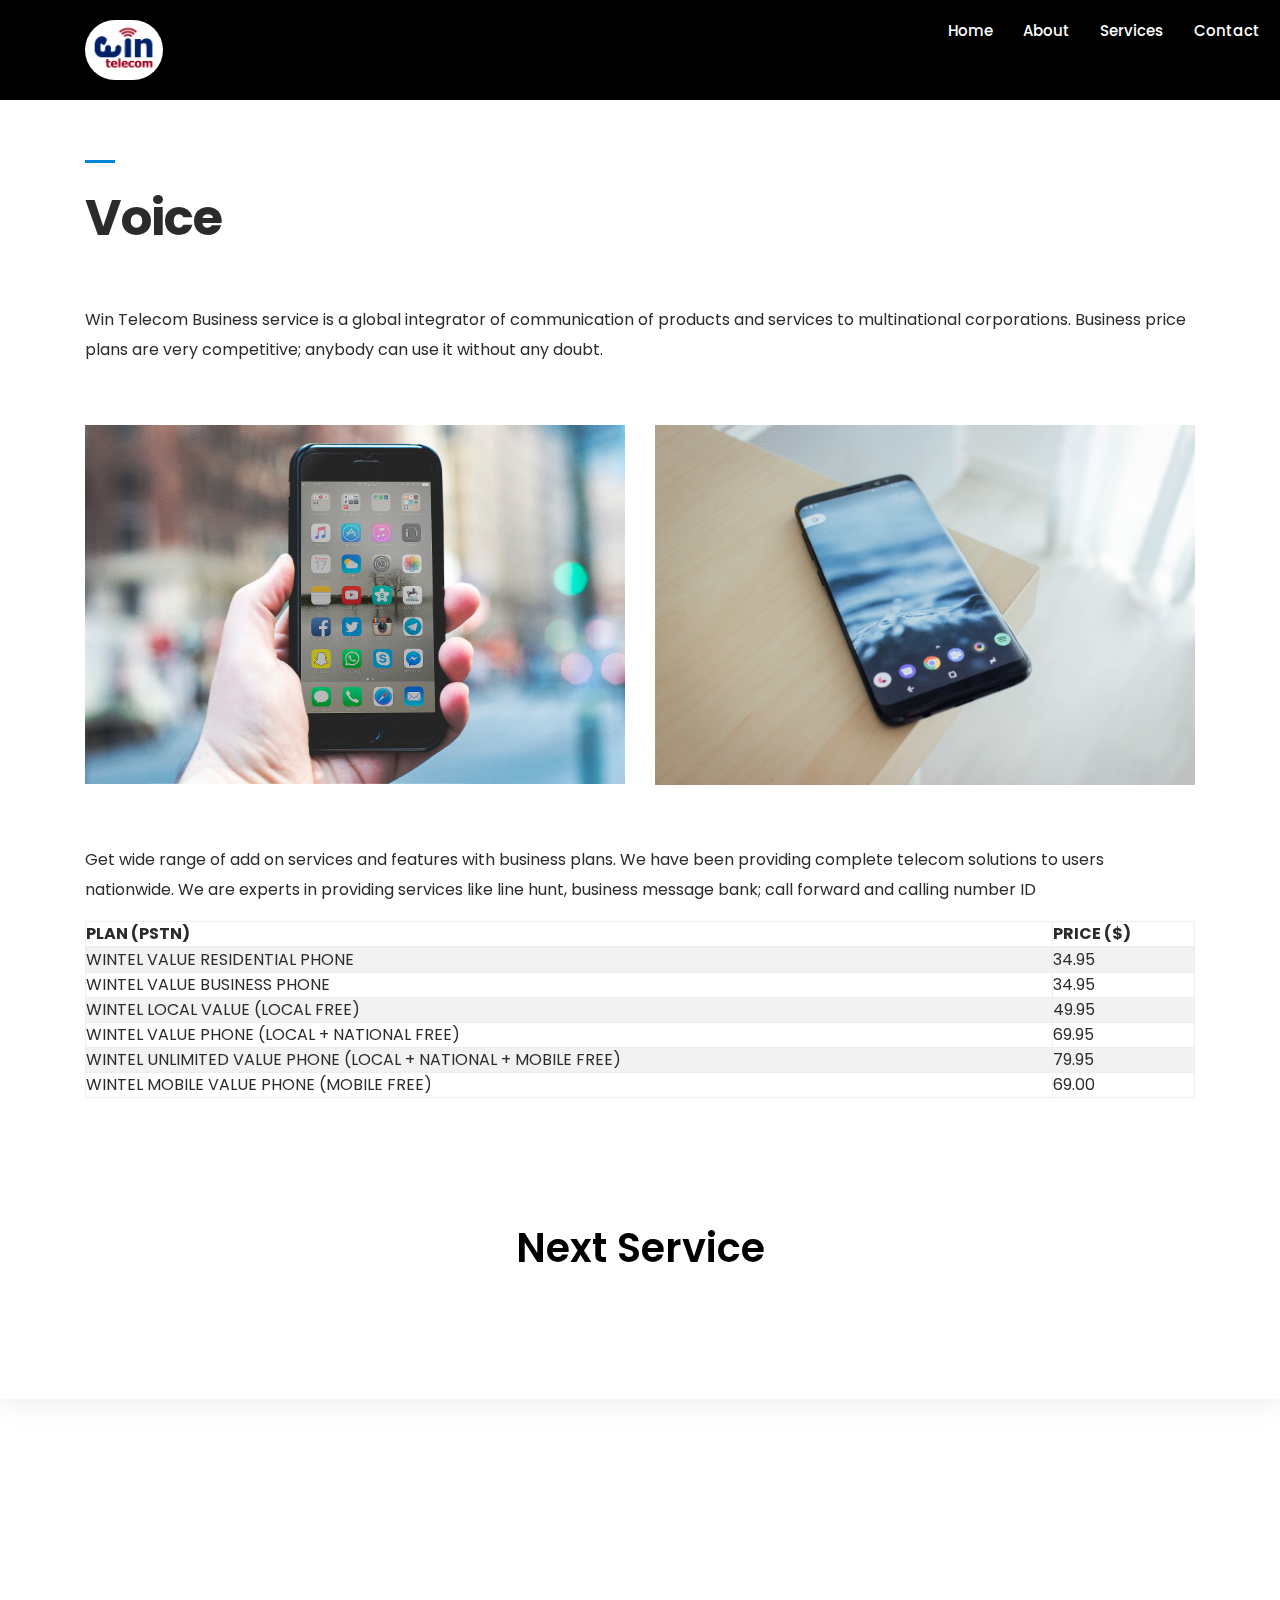
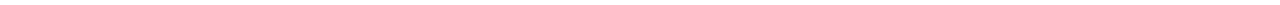
<file: voice.html>
<!DOCTYPE html>
<html lang="en">
  <head>
    <title>Win Telecom - Voice</title>
    <meta charset="UTF-8" />
    <meta name="description" content="Nebro Portfolio Template" />
    <meta name="keywords" content="onepage, portfolio" />
    <meta name="viewport" content="width=device-width, initial-scale=1.0" />

    <!-- Stylesheets -->
    <link rel="stylesheet" href="font/stylesheet.css" />
    <link rel="stylesheet" href="css/style.css" />

    <!--[if lt IE 9]>
      <script src="https://oss.maxcdn.com/html5shiv/3.7.2/html5shiv.min.js"></script>
      <script src="https://oss.maxcdn.com/respond/1.4.2/respond.min.js"></script>
    <![endif]-->

    <!-- Font icons -->
    <link
      rel="stylesheet"
      href="icon-fonts/fontawesome-5.0.6/css/fontawesome-all.min.css"
    />
    <link rel="stylesheet" href="icon-fonts/flat-icon/flaticon.css" />

    <!-- Google Font -->
    <link
      href="https://fonts.googleapis.com/css?family=Poppins:400,500,600,700,800&display=swap"
      rel="stylesheet"
    />
  </head>
  <body>
    <!-- PRELOADER -->
    <div id="preloader">
      <div class="loading-area">
        <div class="logo"><img src="img/wintel-logo.png" alt="" /></div>
        <span>loading...</span>
      </div>
      <div class="left-side"></div>
      <div class="right-side"></div>
    </div>

    <!-- HEADER 
==================================================-->
    <header class="fixed">
      <!-- Logo -->
      <a href="index.html" class="logo">
        <img src="img/wintel-logo.png" alt="" />
      </a>
      <div class="nav-icon">
        <span></span>
        <span></span>
        <span></span>
      </div>
      <!-- Navigation -->
      <nav>
        <ul>
          <li>
            <a href="index.html#hero"><span data-hover="Home">Home</span></a>
          </li>
          <li>
            <a href="index.html#about"><span data-hover="About">About</span></a>
          </li>
          <li>
            <a href="index.html#services"
              ><span data-hover="Services">Services</span></a
            >
          </li>
          <li>
            <a href="contact.html"><span data-hover="Contact">Contact</span></a>
          </li>
        </ul>
      </nav>
    </header>

    <div class="wrapper">
      <!-- ARTICLE 
================================================== -->
      <section class="subpage">
        <div class="container project-detail">
          <h1 class="section-title bottom_60">Voice</h1>

          <!-- Categories List -->
          <!-- <ul class="categories-list row top_60 bottom_45">
      <li class="col-lg-3"><span>Date:</span> 19 March 2019</li>
      <li class="col-lg-3"><span>Client:</span> Themeforest</li>
      <li class="col-lg-3"><span>Website:</span> themeforest.com</li>
      <li class="col-lg-3"><span>Category:</span>art, retouch, photography</li>
    </ul> -->
          <p>
            Win Telecom Business service is a global integrator of communication
            of products and services to multinational corporations. Business
            price plans are very competitive; anybody can use it without any
            doubt.
          </p>

          <!-- Lightbox -->
          <div class="row lightbox top_60 bottom_60">
            <a href="img/works/work-2/002.jpg" class="col-lg-6 image">
              <img src="img/works/work-2/002.jpg" alt="" />
            </a>
            <a href="img/works/work-2/003.jpg" class="col-lg-6 image">
              <img src="img/works/work-2/003.jpg" alt="" />
            </a>
          </div>

          <!-- ==============CHAT============ -->
          <script type="text/javascript">
            function add_chatinline() {
              var hccid = 27482697;
              var nt = document.createElement("script");
              nt.async = true;
              nt.src = "https://mylivechat.com/chatinline.aspx?hccid=" + hccid;
              var ct = document.getElementsByTagName("script")[0];
              ct.parentNode.insertBefore(nt, ct);
            }
            add_chatinline();
          </script>

          <!-- Text -->
          <p>
            Get wide range of add on services and features with business plans.
            We have been providing complete telecom solutions to users
            nationwide. We are experts in providing services like line hunt,
            business message bank; call forward and calling number ID
          </p>

          <div id="no-more-tables">
            <table
              class="col-md-12 table-bordered table-striped table-condensed cf"
            >
              <thead class="cf">
                <tr>
                  <th>PLAN (PSTN)</th>
                  <th>PRICE ($)</th>
                </tr>
              </thead>
              <tbody>
                <tr>
                  <td data-title="PLAN (PSTN)">
                    WINTEL VALUE RESIDENTIAL PHONE
                  </td>
                  <td data-title="PRICE($)">34.95</td>
                </tr>
                <tr>
                  <td data-title="PLAN (PSTN)">WINTEL VALUE BUSINESS PHONE</td>
                  <td data-title="PRICE($)">34.95</td>
                </tr>
                <tr>
                  <td data-title="PLAN (PSTN)">
                    WINTEL LOCAL VALUE (LOCAL FREE)
                  </td>
                  <td data-title="PRICE($)">49.95</td>
                </tr>
                <tr>
                  <td data-title="PLAN (PSTN)">
                    WINTEL VALUE PHONE (LOCAL + NATIONAL FREE)
                  </td>
                  <td data-title="PRICE($)">69.95</td>
                </tr>
                <tr>
                  <td data-title="PLAN (PSTN)">
                    WINTEL UNLIMITED VALUE PHONE (LOCAL + NATIONAL + MOBILE
                    FREE)
                  </td>
                  <td data-title="PRICE($)">79.95</td>
                </tr>
                <tr>
                  <td data-title="PLAN (PSTN)">
                    WINTEL MOBILE VALUE PHONE (MOBILE FREE)
                  </td>
                  <td data-title="PRICE($)">69.00</td>
                </tr>
              </tbody>
            </table>
          </div>

          <a class="next-link pagelink top_120" href="internet.html">
            <div class="nav-title">Next Service</div>
            <div class="next-title">Internet</div>
          </a>
        </div>
        <!-- container end -->
      </section>
    </div>
    <!-- Wrapper end -->

    <!-- FOOTER 
================================================== -->
    <footer>
      <div class="container">
        <div class="row">
          <!-- Copyright -->
          <div class="col-lg-4 copyright">
            <a href="index.html"><img src="img/wintel-logo.png" alt=""/></a>
            <p>© 2019 Win Telecom.</p>
          </div>
          <!-- Social -->
          <div class="col-lg-4 ftr-social">
            <div class="social">
              <a href="#"><i class="fab fa-facebook"></i> </a>
              <a href="#"><i class="fab fa-twitter" aria-hidden="true"></i> </a>
              <a href="#"
                ><i class="fab fa-instagram" aria-hidden="true"></i>
              </a>
              <a href="#"><i class="fab fa-behance" aria-hidden="true"></i> </a>
              <a href="#"
                ><i class="fab fa-dribbble" aria-hidden="true"></i>
              </a>
            </div>
          </div>
          <!-- Get In Touch -->
          <div class="col-lg-4 getintouch">
            <h3 class="title">Get In Touch</h3>
            <p>support@wintelecom.com.au</p>
          </div>
        </div>
      </div>
    </footer>

    <!-- Javascripts -->
    <script src="js/jquery-2.1.4.min.js"></script>
    <script src="js/plugins.js"></script>
    <script src="js/main.js"></script>
  </body>
</html>
</file>
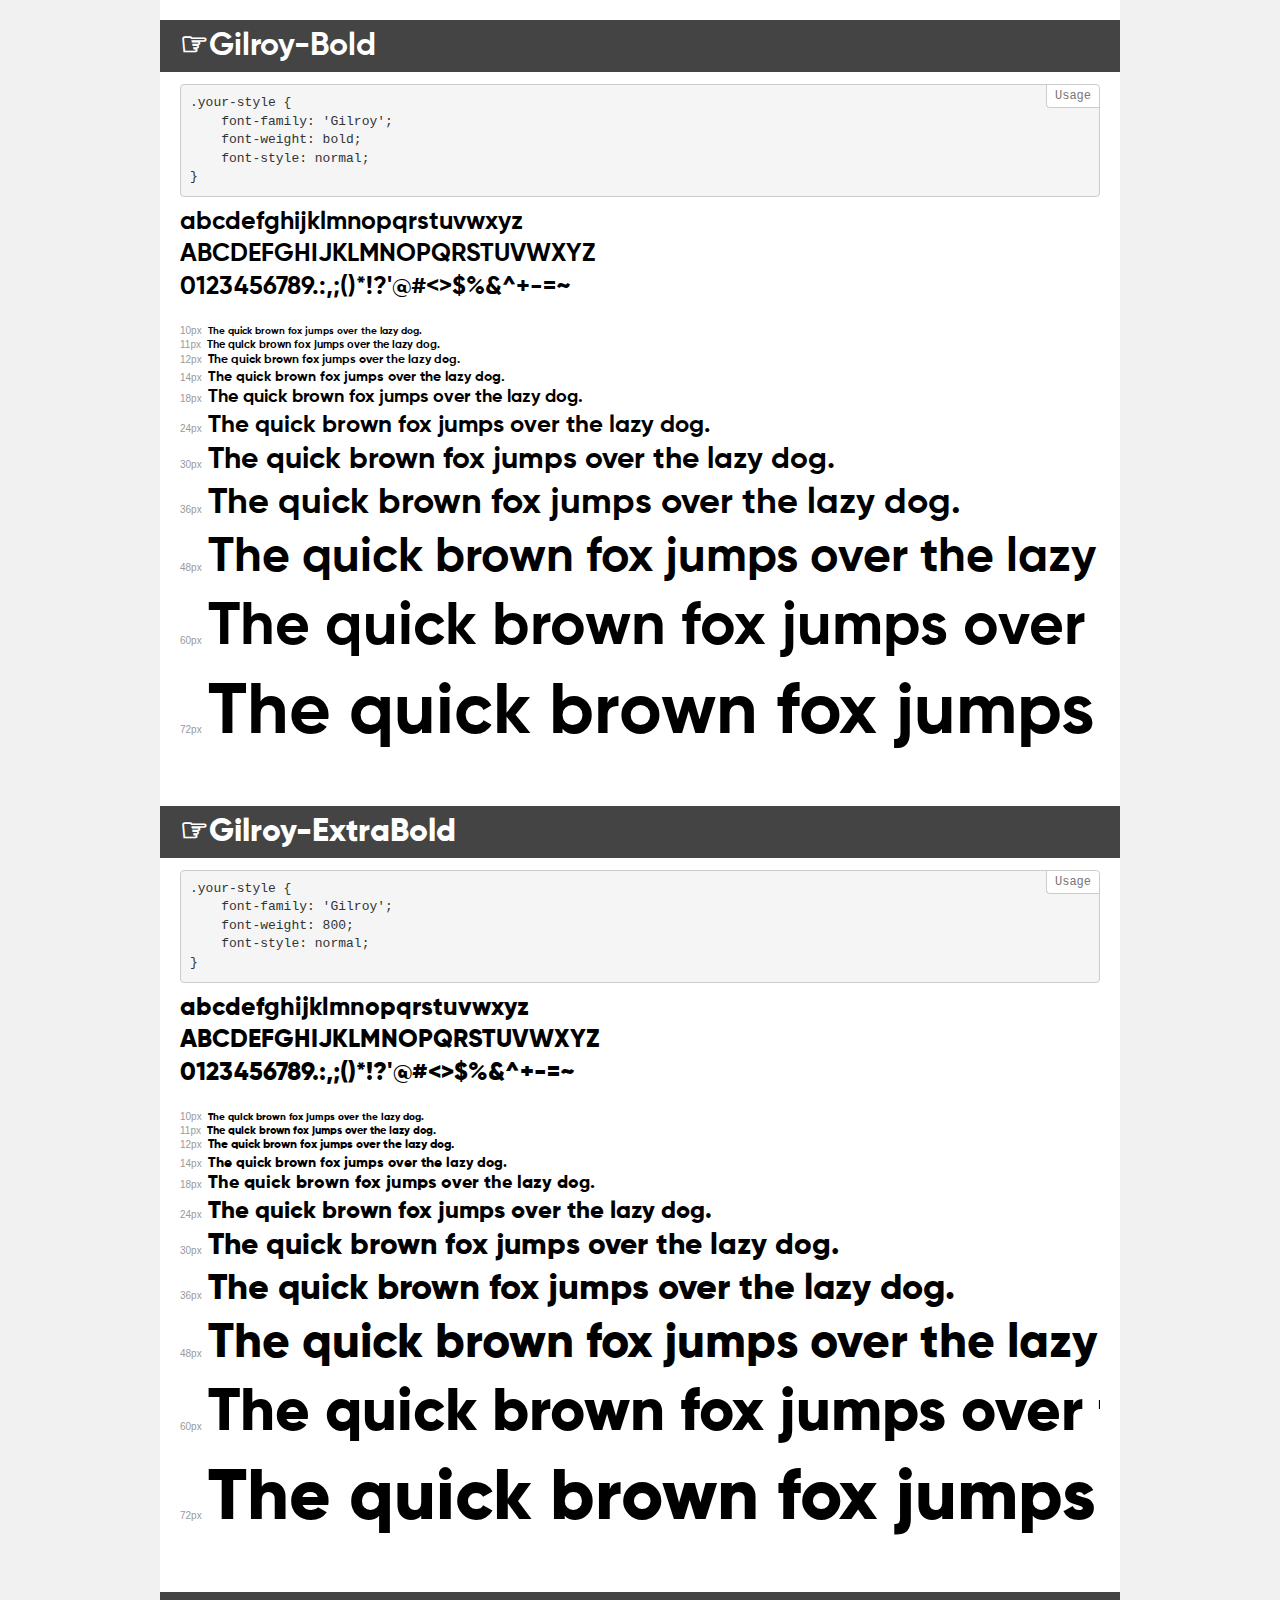
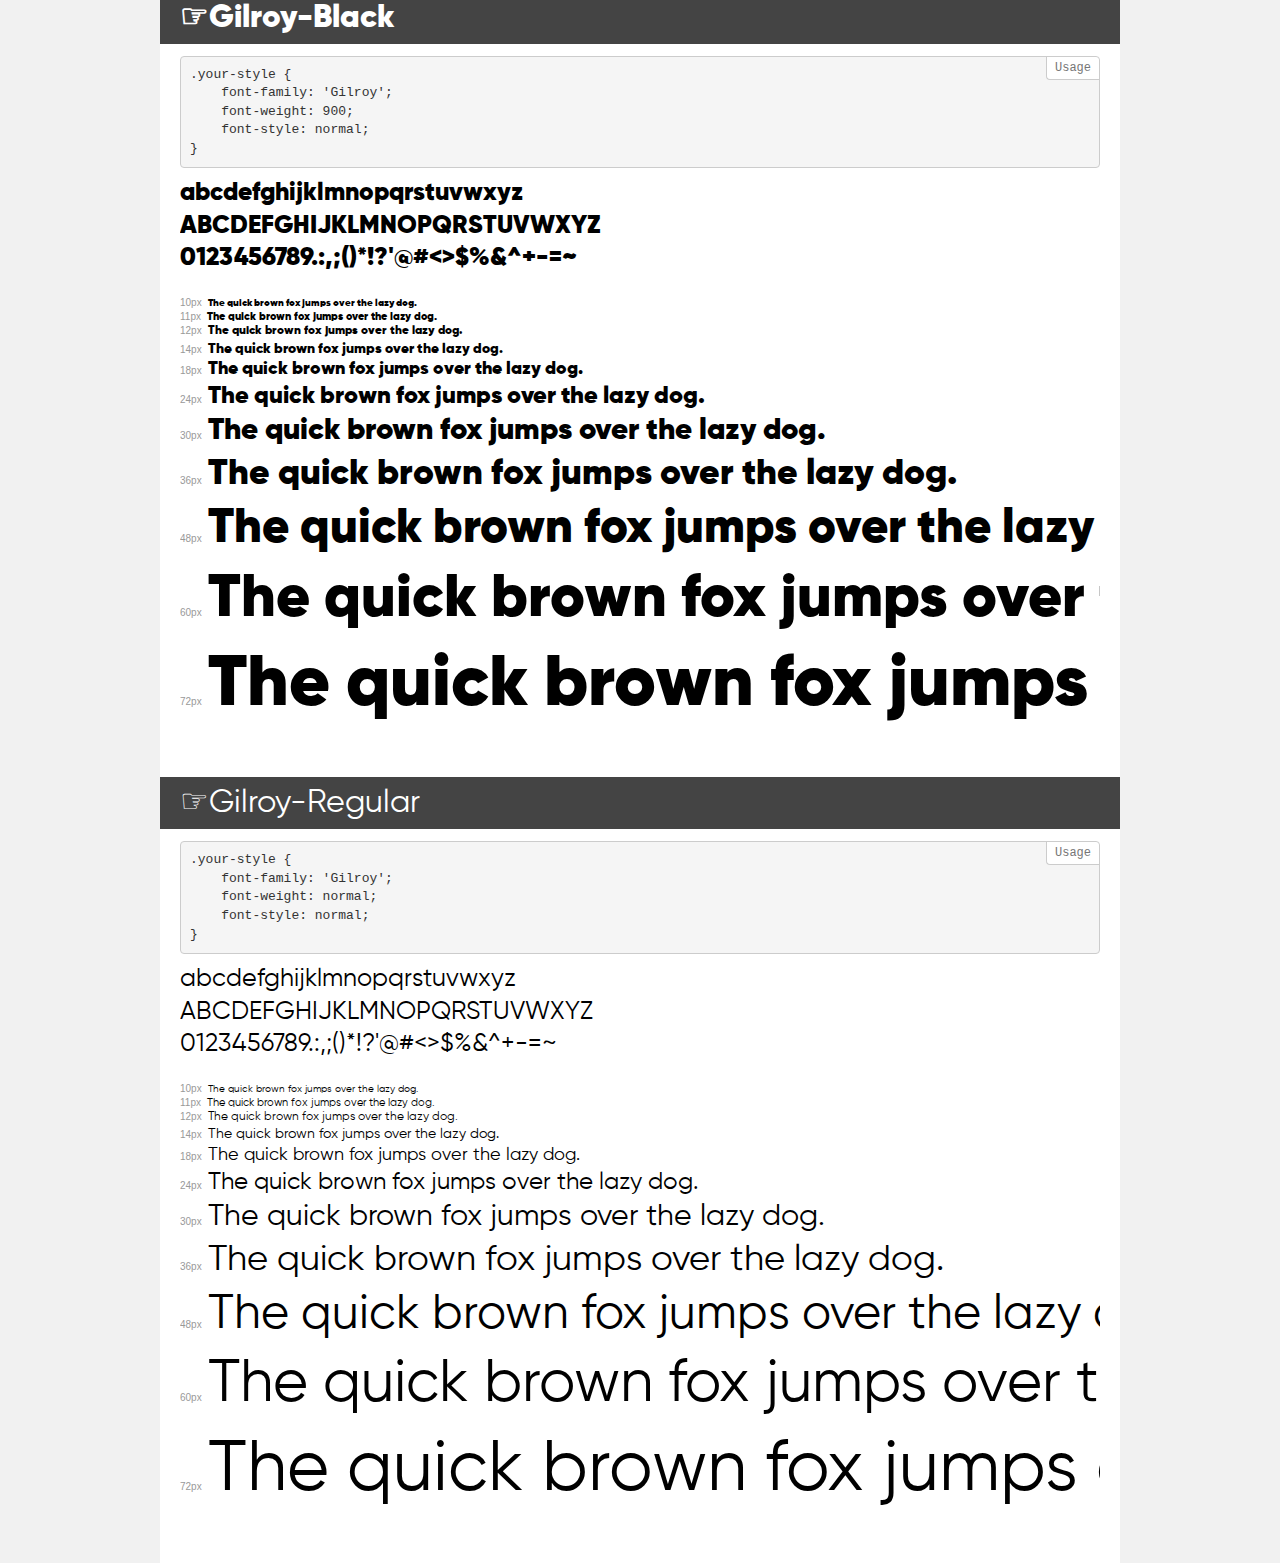
<file: font/demo.html>
<!DOCTYPE html>
<html>
<head>
    <meta charset="utf-8">
    <meta http-equiv="X-UA-Compatible" content="IE=edge">
    <meta name="viewport" content="width=device-width, initial-scale=1">
    <meta name="robots" content="noindex, noarchive">
    <meta name="format-detection" content="telephone=no">
    <title>Transfonter demo</title>
    <link href="stylesheet.css" rel="stylesheet">
    <style>
        /*
        http://meyerweb.com/eric/tools/css/reset/
        v2.0 | 20110126
        License: none (public domain)
        */
        html, body, div, span, applet, object, iframe,
        h1, h2, h3, h4, h5, h6, p, blockquote, pre,
        a, abbr, acronym, address, big, cite, code,
        del, dfn, em, img, ins, kbd, q, s, samp,
        small, strike, strong, sub, sup, tt, var,
        b, u, i, center,
        dl, dt, dd, ol, ul, li,
        fieldset, form, label, legend,
        table, caption, tbody, tfoot, thead, tr, th, td,
        article, aside, canvas, details, embed,
        figure, figcaption, footer, header, hgroup,
        menu, nav, output, ruby, section, summary,
        time, mark, audio, video {
            margin: 0;
            padding: 0;
            border: 0;
            font-size: 100%;
            font: inherit;
            vertical-align: baseline;
        }
        /* HTML5 display-role reset for older browsers */
        article, aside, details, figcaption, figure,
        footer, header, hgroup, menu, nav, section {
            display: block;
        }
        body {
            line-height: 1;
        }
        ol, ul {
            list-style: none;
        }
        blockquote, q {
            quotes: none;
        }
        blockquote:before, blockquote:after,
        q:before, q:after {
            content: '';
            content: none;
        }
        table {
            border-collapse: collapse;
            border-spacing: 0;
        }
        /* common styles */
        body {
            background: #f1f1f1;
            color: #000;
        }
        .page {
            background: #fff;
            width: 920px;
            margin: 0 auto;
            padding: 20px 20px 0 20px;
            overflow: hidden;
        }
        .font-container {
            overflow-x: auto;
            overflow-y: hidden;
            margin-bottom: 40px;
            line-height: 1.3;
            white-space: nowrap;
            padding-bottom: 5px;
        }
        h1 {
            position: relative;
            background: #444;
            font-size: 32px;
            color: #fff;
            padding: 10px 20px;
            margin: 0 -20px 12px -20px;
        }
        .letters {
            font-size: 25px;
            margin-bottom: 20px;
        }
        .s10:before {
            content: '10px';
        }
        .s11:before {
            content: '11px';
        }
        .s12:before {
            content: '12px';
        }
        .s14:before {
            content: '14px';
        }
        .s18:before {
            content: '18px';
        }
        .s24:before {
            content: '24px';
        }
        .s30:before {
            content: '30px';
        }
        .s36:before {
            content: '36px';
        }
        .s48:before {
            content: '48px';
        }
        .s60:before {
            content: '60px';
        }
        .s72:before {
            content: '72px';
        }
        .s10:before, .s11:before, .s12:before, .s14:before,
        .s18:before, .s24:before, .s30:before, .s36:before,
        .s48:before, .s60:before, .s72:before {
            font-family: Arial, sans-serif;
            font-size: 10px;
            font-weight: normal;
            font-style: normal;
            color: #999;
            padding-right: 6px;
        }
        pre {
            display: block;
            position: relative;
            padding: 9px;
            margin: 0 0 10px;
            font-family: Monaco, Menlo, Consolas, "Courier New", monospace !important;
            font-size: 13px;
            line-height: 1.428571429;
            color: #333;
            font-weight: normal !important;
            font-style: normal !important;
            background-color: #f5f5f5;
            border: 1px solid #ccc;
            overflow-x: auto;
            border-radius: 4px;
        }
        pre:after {
            display: block;
            position: absolute;
            right: 0;
            top: 0;
            content: 'Usage';
            line-height: 1;
            padding: 5px 8px;
            font-size: 12px;
            color: #767676;
            background-color: #fff;
            border: 1px solid #ccc;
            border-right: none;
            border-top: none;
            border-radius: 0 4px 0 4px;
            z-index: 10;
        }
        /* responsive */
        @media (max-width: 959px) {
            .page {
                width: auto;
                margin: 0;
            }
        }
    </style>
</head>
<body>
<div class="page">
    <div class="demo" style="font-family: 'Gilroy'; font-weight: bold; font-style: normal;">
        <h1>☞Gilroy-Bold</h1>
        <pre>.your-style {
    font-family: 'Gilroy';
    font-weight: bold;
    font-style: normal;
}</pre>
        <div class="font-container">
            <p class="letters">
                abcdefghijklmnopqrstuvwxyz<br>
ABCDEFGHIJKLMNOPQRSTUVWXYZ<br>
                0123456789.:,;()*!?'@#<>$%&^+-=~
            </p>
            <p class="s10" style="font-size: 10px;">The quick brown fox jumps over the lazy dog.</p>
            <p class="s11" style="font-size: 11px;">The quick brown fox jumps over the lazy dog.</p>
            <p class="s12" style="font-size: 12px;">The quick brown fox jumps over the lazy dog.</p>
            <p class="s14" style="font-size: 14px;">The quick brown fox jumps over the lazy dog.</p>
            <p class="s18" style="font-size: 18px;">The quick brown fox jumps over the lazy dog.</p>
            <p class="s24" style="font-size: 24px;">The quick brown fox jumps over the lazy dog.</p>
            <p class="s30" style="font-size: 30px;">The quick brown fox jumps over the lazy dog.</p>
            <p class="s36" style="font-size: 36px;">The quick brown fox jumps over the lazy dog.</p>
            <p class="s48" style="font-size: 48px;">The quick brown fox jumps over the lazy dog.</p>
            <p class="s60" style="font-size: 60px;">The quick brown fox jumps over the lazy dog.</p>
            <p class="s72" style="font-size: 72px;">The quick brown fox jumps over the lazy dog.</p>
        </div>
    </div>
    <div class="demo" style="font-family: 'Gilroy'; font-weight: 800; font-style: normal;">
        <h1>☞Gilroy-ExtraBold</h1>
        <pre>.your-style {
    font-family: 'Gilroy';
    font-weight: 800;
    font-style: normal;
}</pre>
        <div class="font-container">
            <p class="letters">
                abcdefghijklmnopqrstuvwxyz<br>
ABCDEFGHIJKLMNOPQRSTUVWXYZ<br>
                0123456789.:,;()*!?'@#<>$%&^+-=~
            </p>
            <p class="s10" style="font-size: 10px;">The quick brown fox jumps over the lazy dog.</p>
            <p class="s11" style="font-size: 11px;">The quick brown fox jumps over the lazy dog.</p>
            <p class="s12" style="font-size: 12px;">The quick brown fox jumps over the lazy dog.</p>
            <p class="s14" style="font-size: 14px;">The quick brown fox jumps over the lazy dog.</p>
            <p class="s18" style="font-size: 18px;">The quick brown fox jumps over the lazy dog.</p>
            <p class="s24" style="font-size: 24px;">The quick brown fox jumps over the lazy dog.</p>
            <p class="s30" style="font-size: 30px;">The quick brown fox jumps over the lazy dog.</p>
            <p class="s36" style="font-size: 36px;">The quick brown fox jumps over the lazy dog.</p>
            <p class="s48" style="font-size: 48px;">The quick brown fox jumps over the lazy dog.</p>
            <p class="s60" style="font-size: 60px;">The quick brown fox jumps over the lazy dog.</p>
            <p class="s72" style="font-size: 72px;">The quick brown fox jumps over the lazy dog.</p>
        </div>
    </div>
    <div class="demo" style="font-family: 'Gilroy'; font-weight: 900; font-style: normal;">
        <h1>☞Gilroy-Black</h1>
        <pre>.your-style {
    font-family: 'Gilroy';
    font-weight: 900;
    font-style: normal;
}</pre>
        <div class="font-container">
            <p class="letters">
                abcdefghijklmnopqrstuvwxyz<br>
ABCDEFGHIJKLMNOPQRSTUVWXYZ<br>
                0123456789.:,;()*!?'@#<>$%&^+-=~
            </p>
            <p class="s10" style="font-size: 10px;">The quick brown fox jumps over the lazy dog.</p>
            <p class="s11" style="font-size: 11px;">The quick brown fox jumps over the lazy dog.</p>
            <p class="s12" style="font-size: 12px;">The quick brown fox jumps over the lazy dog.</p>
            <p class="s14" style="font-size: 14px;">The quick brown fox jumps over the lazy dog.</p>
            <p class="s18" style="font-size: 18px;">The quick brown fox jumps over the lazy dog.</p>
            <p class="s24" style="font-size: 24px;">The quick brown fox jumps over the lazy dog.</p>
            <p class="s30" style="font-size: 30px;">The quick brown fox jumps over the lazy dog.</p>
            <p class="s36" style="font-size: 36px;">The quick brown fox jumps over the lazy dog.</p>
            <p class="s48" style="font-size: 48px;">The quick brown fox jumps over the lazy dog.</p>
            <p class="s60" style="font-size: 60px;">The quick brown fox jumps over the lazy dog.</p>
            <p class="s72" style="font-size: 72px;">The quick brown fox jumps over the lazy dog.</p>
        </div>
    </div>
    <div class="demo" style="font-family: 'Gilroy'; font-weight: normal; font-style: normal;">
        <h1>☞Gilroy-Regular</h1>
        <pre>.your-style {
    font-family: 'Gilroy';
    font-weight: normal;
    font-style: normal;
}</pre>
        <div class="font-container">
            <p class="letters">
                abcdefghijklmnopqrstuvwxyz<br>
ABCDEFGHIJKLMNOPQRSTUVWXYZ<br>
                0123456789.:,;()*!?'@#<>$%&^+-=~
            </p>
            <p class="s10" style="font-size: 10px;">The quick brown fox jumps over the lazy dog.</p>
            <p class="s11" style="font-size: 11px;">The quick brown fox jumps over the lazy dog.</p>
            <p class="s12" style="font-size: 12px;">The quick brown fox jumps over the lazy dog.</p>
            <p class="s14" style="font-size: 14px;">The quick brown fox jumps over the lazy dog.</p>
            <p class="s18" style="font-size: 18px;">The quick brown fox jumps over the lazy dog.</p>
            <p class="s24" style="font-size: 24px;">The quick brown fox jumps over the lazy dog.</p>
            <p class="s30" style="font-size: 30px;">The quick brown fox jumps over the lazy dog.</p>
            <p class="s36" style="font-size: 36px;">The quick brown fox jumps over the lazy dog.</p>
            <p class="s48" style="font-size: 48px;">The quick brown fox jumps over the lazy dog.</p>
            <p class="s60" style="font-size: 60px;">The quick brown fox jumps over the lazy dog.</p>
            <p class="s72" style="font-size: 72px;">The quick brown fox jumps over the lazy dog.</p>
        </div>
    </div>
</div>
</body>
</html>
</file>
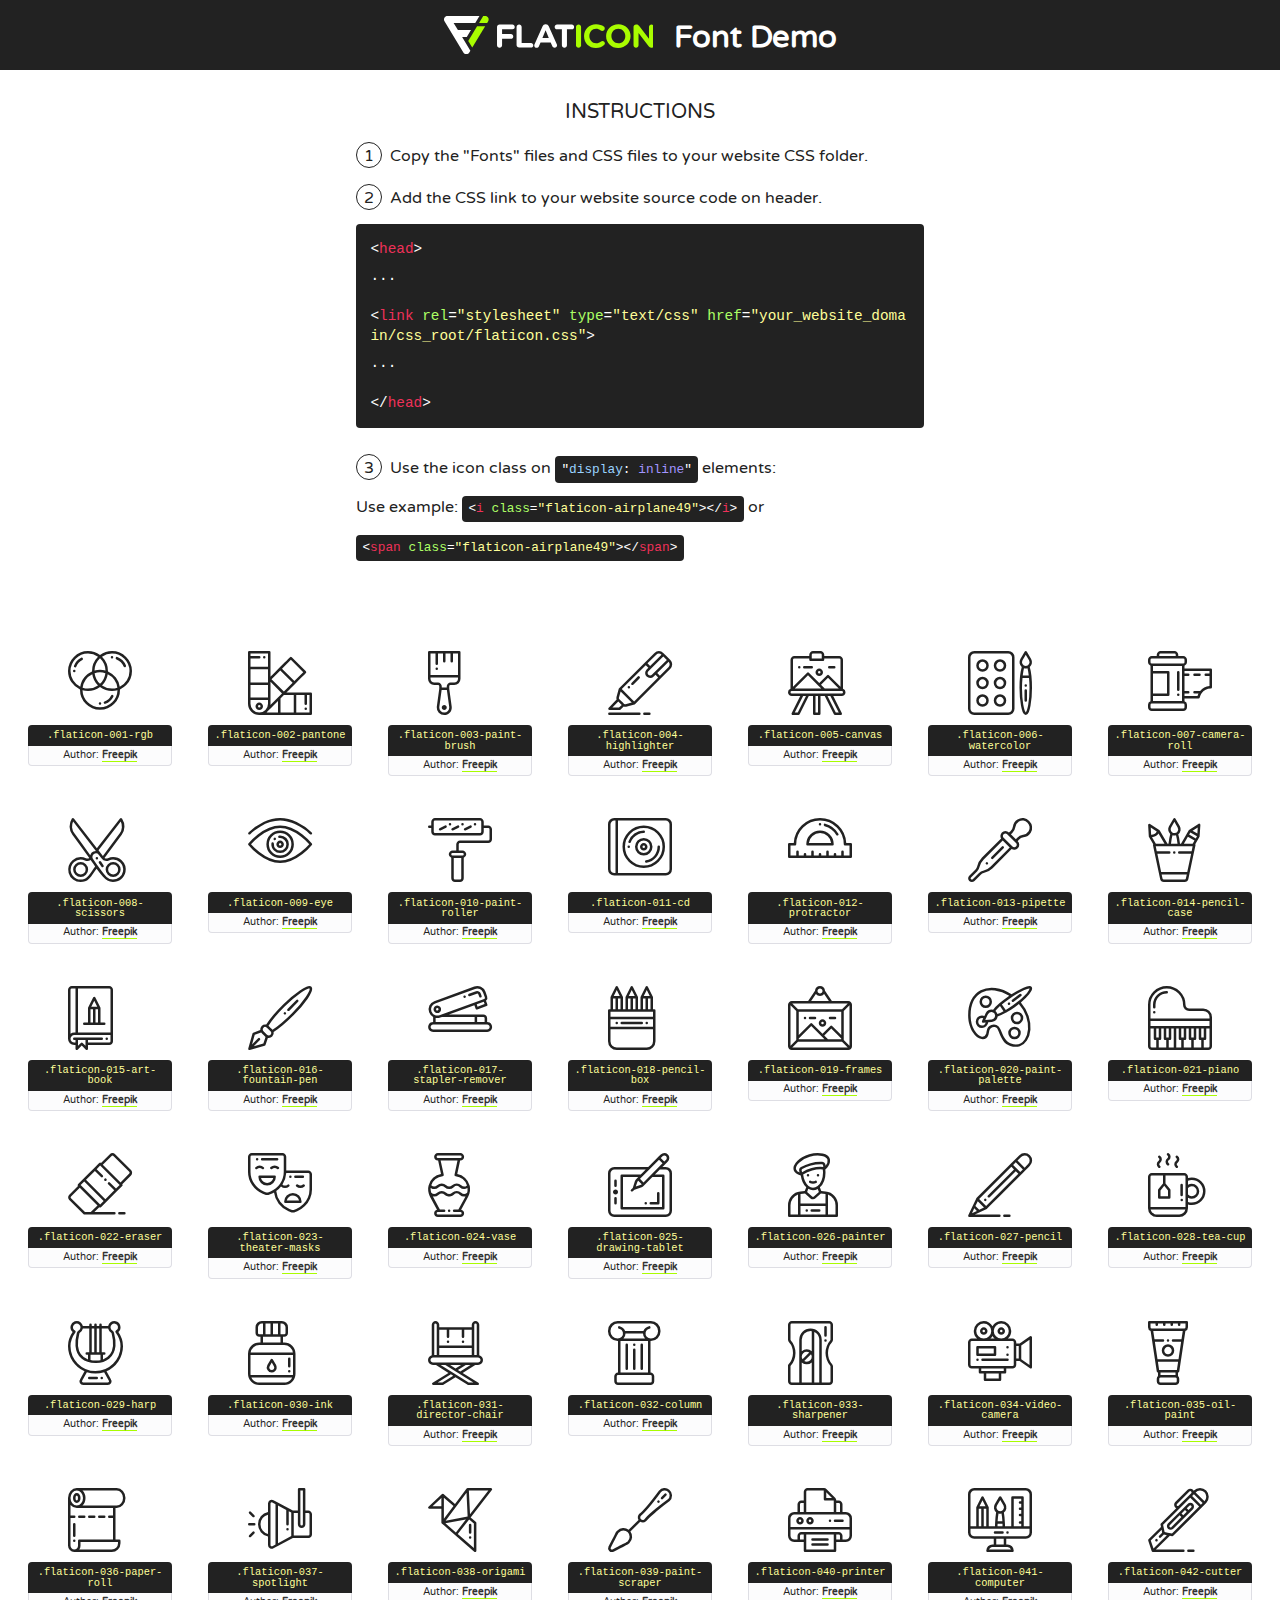
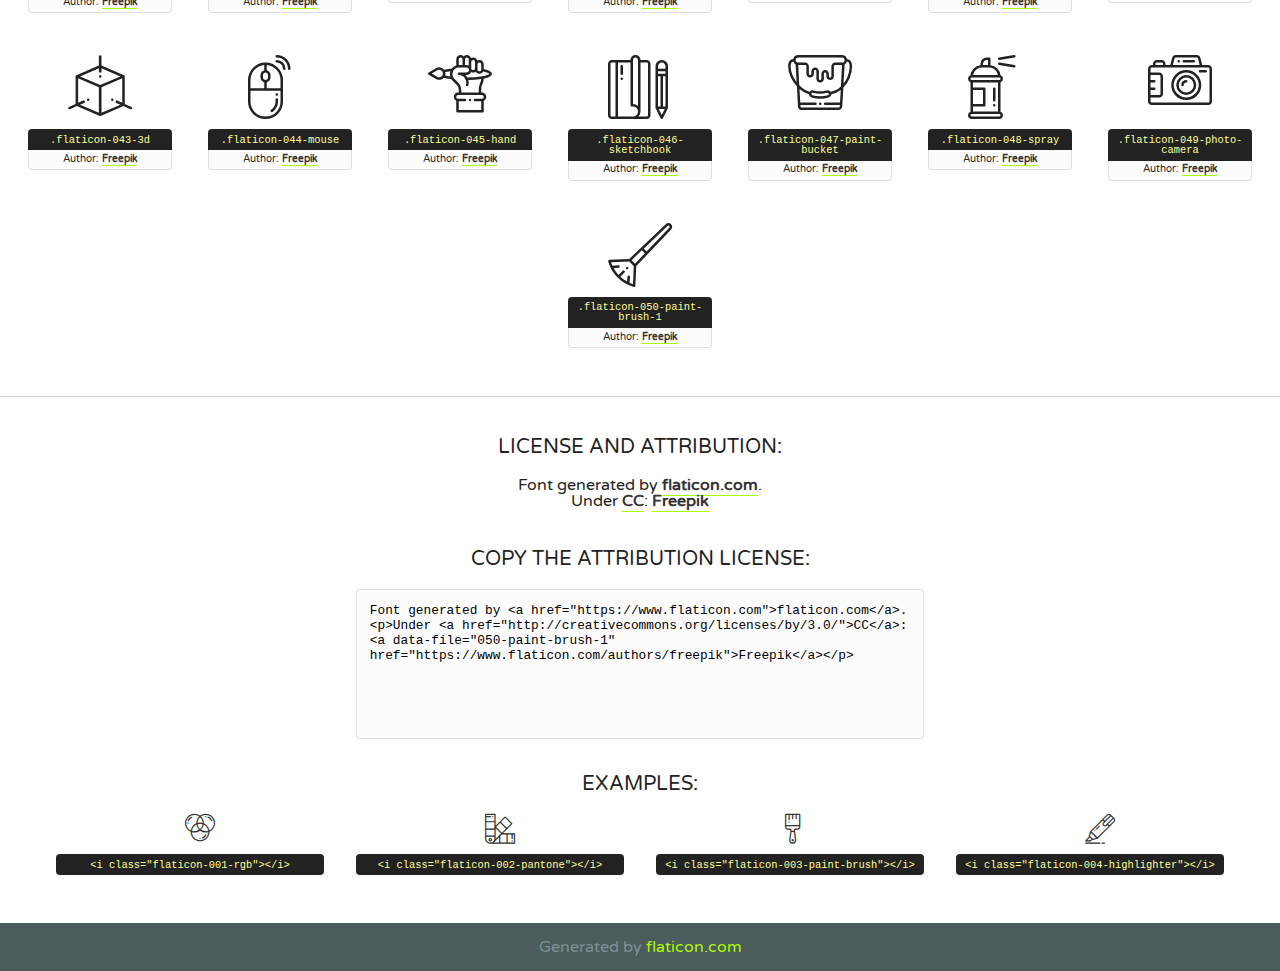
<file: icon-fonts/flat-icon/flaticon.html>
<!DOCTYPE html>
<!--
  Flaticon icon font: Flaticon
  Creation date: 14/08/2018 11:11
-->
<html>
<!DOCTYPE html>
<html>

<head>
    <title>Flaticon WebFont</title>
    <link href="http://fonts.googleapis.com/css?family=Varela+Round" rel="stylesheet" type="text/css" />
    <link rel="stylesheet" type="text/css" href="flaticon.css">
    <meta charset="UTF-8">
    <style>
    html, body, div, span, applet, object, iframe,
    h1, h2, h3, h4, h5, h6, p, blockquote, pre,
    a, abbr, acronym, address, big, cite, code,
    del, dfn, em, img, ins, kbd, q, s, samp,
    small, strike, strong, sub, sup, tt, var,
    b, u, i, center,
    dl, dt, dd, ol, ul, li,
    fieldset, form, label, legend,
    table, caption, tbody, tfoot, thead, tr, th, td,
    article, aside, canvas, details, embed, 
    figure, figcaption, footer, header, hgroup, 
    menu, nav, output, ruby, section, summary,
    time, mark, audio, video {
        margin: 0;
        padding: 0;
        border: 0;
        font-size: 100%;
        font: inherit;
        vertical-align: baseline;
    }
    /* HTML5 display-role reset for older browsers */
    article, aside, details, figcaption, figure, 
    footer, header, hgroup, menu, nav, section {
        display: block;
    }
    body {
        line-height: 1;
    }
    ol, ul {
        list-style: none;
    }
    blockquote, q {
        quotes: none;
    }
    blockquote:before, blockquote:after,
    q:before, q:after {
        content: '';
        content: none;
    }
    table {
        border-collapse: collapse;
        border-spacing: 0;
    }
    body {
        font-family: 'Varela Round', Helvetica, Arial, sans-serif;
        font-size: 16px;
        color: #222;
    }
    a {
        color: #333;
        border-bottom: 1px solid #a9fd00;
        font-weight: bold;
        text-decoration: none;
    }
    * {
        -moz-box-sizing: border-box;
        -webkit-box-sizing: border-box;
        box-sizing: border-box;
        margin: 0;
        padding: 0;
    }
    [class^="flaticon-"]:before, [class*=" flaticon-"]:before, [class^="flaticon-"]:after, [class*=" flaticon-"]:after {
        font-family: Flaticon;
        font-size: 30px;
        font-style: normal;
        margin-left: 20px;
        color: #333;
    }
    .wrapper {
        max-width: 600px;
        margin: auto;
        padding: 0 1em;
    }
    .title {
        font-size: 1.25em;
        text-align: center;
        margin-bottom: 1em;
        text-transform: uppercase;
    }
    header {
        text-align: center;
        background-color: #222;
        color: #fff;
        padding: 1em;
    }
    header .logo {
        width: 210px;
        height: 38px;
        display: inline-block;
        vertical-align: middle;
        margin-right: 1em;
        border: none;
    }
    header strong {
        font-size: 1.95em;
        font-weight: bold;
        vertical-align: middle;
        margin-top: 5px;
        display: inline-block;
    }
    .demo {
        margin: 2em auto;
        line-height: 1.25em;
    }
    .demo ul li {
        margin-bottom: 1em;
    }
    .demo ul li .num {
        color: #222;
        border-radius: 20px;
        display: inline-block;
        width: 26px;
        padding: 3px;
        height: 26px;
        text-align: center;
        margin-right: 0.5em;
        border: 1px solid #222;
    }
    .demo ul li code {
        background-color: #222;
        border-radius: 4px;
        padding: 0.25em 0.5em;
        display: inline-block;
        color: #fff;
        font-family: Consolas,Monaco,Lucida Console,Liberation Mono,DejaVu Sans Mono,Bitstream Vera Sans Mono,Courier New, monospace;
        font-weight: lighter;
        margin-top: 1em;
        font-size: 0.8em;
        word-break: break-all;
    }
    .demo ul li code.big {
        padding: 1em;
        font-size: 0.9em;
    }
    .demo ul li code .red {
        color: #EF3159;
    }
    .demo ul li code .green {
        color: #ACFF65;
    }
    .demo ul li code .yellow {
        color: #FFFF99;
    }
    .demo ul li code .blue {
        color: #99D3FF;
    }
    .demo ul li code .purple {
        color: #A295FF;
    }
    .demo ul li code .dots {
        margin-top: 0.5em;
        display: block;
    }
    #glyphs {
        border-bottom: 1px solid #ccc;
        padding: 2em 0;
        text-align: center;
    }
    .glyph {
        display: inline-block;
        width: 9em;
        margin: 1em;
        text-align: center;
        vertical-align: top;
        background: #FFF;
    }
    .glyph .glyph-icon {
        padding: 10px;
        display: block;
        font-family:"Flaticon";
        font-size: 64px;
        line-height: 1;
    }
    .glyph .glyph-icon:before {
        font-size: 64px;
        color: #222;
        margin-left: 0;
    }
    .class-name {
        font-size: 0.65em;
        background-color: #222;
        color: #fff;
        border-radius: 4px 4px 0 0;
        padding: 0.5em;
        color: #FFFF99;
        font-family: Consolas,Monaco,Lucida Console,Liberation Mono,DejaVu Sans Mono,Bitstream Vera Sans Mono,Courier New, monospace;
    }
    .author-name {
        font-size: 0.6em;
        background-color: #fcfcfd;
        border: 1px solid #DEDEE4;
        border-top: 0;
        border-radius: 0 0 4px 4px;
        padding: 0.5em;
    }
    .class-name:last-child {
        font-size: 10px;
        color:#888;
    }
    .class-name:last-child a {
        font-size: 10px;
        color:#555;
    }
    .class-name:last-child a:hover {
        color:#a9fd00;
    }
    .glyph > input {
        display: block;
        width: 100px;
        margin: 5px auto;
        text-align: center;
        font-size: 12px;
        cursor: text;
    }
    .glyph > input.icon-input {
        font-family:"Flaticon";
        font-size: 16px;
        margin-bottom: 10px;
    }
    .attribution .title {
        margin-top: 2em;
    }
    .attribution textarea {
        background-color: #fcfcfd;
        padding: 1em;
        border: none;
        box-shadow: none;
        border: 1px solid #DEDEE4;
        border-radius: 4px;
        resize: none;
        width: 100%;
        height: 150px;
        font-size: 0.8em;
        font-family: Consolas,Monaco,Lucida Console,Liberation Mono,DejaVu Sans Mono,Bitstream Vera Sans Mono,Courier New, monospace;
        -webkit-appearance: none;
    }
    .iconsuse {
        margin: 2em auto;
        text-align: center;
        max-width: 1200px;
    }
    .iconsuse:after {
        content: '';
        display: table;
        clear: both;
    }
    .iconsuse .image {
        float: left;
        width: 25%;
        padding: 0 1em;
    }
    .iconsuse .image p {
        margin-bottom: 1em;
    }
    .iconsuse .image span {
        display: block;
        font-size: 0.65em;
        background-color: #222;
        color: #fff;
        border-radius: 4px;
        padding: 0.5em;
        color: #FFFF99;
        margin-top: 1em;
        font-family: Consolas,Monaco,Lucida Console,Liberation Mono,DejaVu Sans Mono,Bitstream Vera Sans Mono,Courier New, monospace;
    }
    #footer {
        text-align: center;
        background-color: #4C5B5C;
        color: #7c9192;
        padding: 1em;
    }
    #footer a {
        border: none;
        color: #a9fd00;
        font-weight: normal;
    }
    @media (max-width: 960px) {
        .iconsuse .image {
            width: 50%;
        }
    }
    @media (max-width: 560px) {
        .iconsuse .image {
            width: 100%;
        }
    }
    </style>
</head>

<body class="characters-off">

    <header>
        <a href="https://www.flaticon.com" target="_blank" class="logo">
            <svg version="1.1" xmlns="http://www.w3.org/2000/svg" xmlns:xlink="http://www.w3.org/1999/xlink" xmlns:a="http://ns.adobe.com/AdobeSVGViewerExtensions/3.0/" viewBox="0 0 560.875 102.036" enable-background="new 0 0 560.875 102.036" xml:space="preserve">
                <defs>
                </defs>
                <g>
                    <g class="letters">
                        <path fill="#ffffff" d="M141.596,29.675c0-3.777,2.985-6.767,6.764-6.767h34.438c3.426,0,6.15,2.728,6.15,6.15
                        c0,3.43-2.724,6.149-6.15,6.149h-27.674v13.091h23.719c3.429,0,6.151,2.724,6.151,6.15c0,3.43-2.723,6.149-6.151,6.149h-23.719
                        v17.574c0,3.773-2.986,6.761-6.764,6.761c-3.779,0-6.764-2.989-6.764-6.761V29.675z"></path>
                        <path fill="#ffffff" d="M193.844,29.149c0-3.781,2.985-6.767,6.764-6.767c3.776,0,6.763,2.985,6.763,6.767v42.957h25.039
                        c3.426,0,6.149,2.726,6.149,6.153c0,3.425-2.723,6.15-6.149,6.15h-31.802c-3.779,0-6.764-2.986-6.764-6.768V29.149z"></path>
                        <path fill="#ffffff" d="M241.891,75.71l21.438-48.407c1.492-3.341,4.215-5.357,7.906-5.357h0.792
                        c3.686,0,6.323,2.017,7.815,5.357l21.439,48.407c0.436,0.967,0.701,1.845,0.701,2.723c0,3.602-2.809,6.501-6.414,6.501
                        c-3.161,0-5.269-1.845-6.499-4.655l-4.132-9.661h-27.059l-4.301,10.102c-1.144,2.631-3.426,4.214-6.237,4.214
                        c-3.517,0-6.24-2.81-6.24-6.325C241.1,77.64,241.451,76.677,241.891,75.71z M279.932,58.666l-8.521-20.297l-8.526,20.297H279.932
                        z"></path>
                        <path fill="#ffffff" d="M314.864,35.387H301.86c-3.429,0-6.239-2.813-6.239-6.238c0-3.429,2.811-6.24,6.239-6.24h39.533
                        c3.426,0,6.237,2.811,6.237,6.24c0,3.425-2.811,6.238-6.237,6.238h-13.001v42.785c0,3.773-2.99,6.761-6.764,6.761
                        c-3.779,0-6.764-2.989-6.764-6.761V35.387z"></path>
                        <path fill="#A9FD00" d="M352.615,29.149c0-3.781,2.985-6.767,6.767-6.767c3.774,0,6.761,2.985,6.761,6.767v49.024
                        c0,3.773-2.987,6.761-6.761,6.761c-3.781,0-6.767-2.989-6.767-6.761V29.149z"></path>
                        <path fill="#A9FD00" d="M374.132,53.836v-0.179c0-17.481,13.178-31.801,32.065-31.801c9.22,0,15.459,2.458,20.557,6.238
                        c1.402,1.054,2.637,2.985,2.637,5.357c0,3.692-2.985,6.59-6.681,6.59c-1.845,0-3.071-0.702-4.044-1.319
                        c-3.776-2.813-7.729-4.393-12.562-4.393c-10.364,0-17.831,8.611-17.831,19.154v0.173c0,10.542,7.291,19.329,17.831,19.329
                        c5.715,0,9.492-1.756,13.359-4.834c1.049-0.874,2.458-1.491,4.039-1.491c3.429,0,6.325,2.813,6.325,6.236
                        c0,2.106-1.056,3.78-2.282,4.834c-5.539,4.834-12.036,7.733-21.878,7.733C387.572,85.464,374.132,71.493,374.132,53.836z"></path>
                        <path fill="#A9FD00" d="M433.009,53.836v-0.179c0-17.481,13.79-31.801,32.766-31.801c18.981,0,32.592,14.143,32.592,31.628v0.173
                        c0,17.483-13.785,31.807-32.769,31.807C446.625,85.464,433.009,71.32,433.009,53.836z M484.224,53.836v-0.179
                        c0-10.539-7.725-19.326-18.626-19.326c-10.893,0-18.449,8.611-18.449,19.154v0.173c0,10.542,7.73,19.329,18.626,19.329
                        C476.676,72.986,484.224,64.378,484.224,53.836z"></path>
                        <path fill="#A9FD00" d="M506.233,29.321c0-3.774,2.99-6.763,6.767-6.763h1.401c3.252,0,5.183,1.583,7.029,3.953l26.093,34.265
                        V29.059c0-3.692,2.99-6.677,6.681-6.677c3.683,0,6.671,2.985,6.671,6.677v48.934c0,3.78-2.987,6.765-6.764,6.765h-0.436
                        c-3.257,0-5.188-1.581-7.034-3.953l-27.056-35.492v32.944c0,3.687-2.985,6.676-6.678,6.676c-3.683,0-6.673-2.989-6.673-6.676
                        V29.321z"></path>
                    </g>
                    <g class="insignia">
                        <path fill="#ffffff" d="M48.372,56.137h12.517l11.156-18.537H37.186L25.688,18.539h57.825L94.668,0H9.271
                        C5.925,0,2.842,1.801,1.198,4.716c-1.644,2.907-1.593,6.482,0.134,9.343l50.38,83.501c1.678,2.781,4.689,4.476,7.938,4.476
                        c3.246,0,6.257-1.695,7.935-4.476l2.898-4.804L48.372,56.137z"></path>
                        <g class="i">
                            <path fill="#A9FD00" d="M93.575,18.539h0.031v0.004l21.652,0.004l2.705-4.488c1.727-2.861,1.778-6.436,0.133-9.343
                            C116.454,1.801,113.371,0,110.026,0h-5.294L93.575,18.539z"></path>
                            <polygon fill="#A9FD00" points="88.291,27.356 64.725,66.486 75.519,84.404 109.942,27.356"></polygon>
                        </g>
                    </g>
                </g>
            </svg>
        </a>
        <strong>Font Demo</strong>
    </header>


    <section class="demo wrapper">

        <p class="title">Instructions</p>

        <ul>
            <li>
                <span class="num">1</span>Copy the "Fonts" files and CSS files to your website CSS folder.
            </li>
            <li>
                <span class="num">2</span>Add the CSS link to your website source code on header.
                <code class="big">
                    &lt;<span class="red">head</span>&gt;
                    <br/><span class="dots">...</span>
                    <br/>&lt;<span class="red">link</span> <span class="green">rel</span>=<span class="yellow">"stylesheet"</span> <span class="green">type</span>=<span class="yellow">"text/css"</span> <span class="green">href</span>=<span class="yellow">"your_website_domain/css_root/flaticon.css"</span>&gt;
                    <br/><span class="dots">...</span>
                    <br/>&lt;/<span class="red">head</span>&gt;
                </code>
            </li>

            <li>
                <p>
                    <span class="num">3</span>Use the icon class on <code>"<span class="blue">display</span>:<span class="purple"> inline</span>"</code> elements:
                    <br />
                    Use example: <code>&lt;<span class="red">i</span> <span class="green">class</span>=<span class="yellow">&quot;flaticon-airplane49&quot;</span>&gt;&lt;/<span class="red">i</span>&gt;</code> or <code>&lt;<span class="red">span</span> <span class="green">class</span>=<span class="yellow">&quot;flaticon-airplane49&quot;</span>&gt;&lt;/<span class="red">span</span>&gt;</code>
            </li>
        </ul>

    </section>




   <section id="glyphs">          
    
      
        <div class="glyph"><div class="glyph-icon flaticon-001-rgb"></div>
            <div class="class-name">.flaticon-001-rgb</div>
            <div class="author-name">Author: <a data-file="001-rgb" href="https://www.flaticon.com/authors/freepik">Freepik</a> </div> 
        </div>        
        
        <div class="glyph"><div class="glyph-icon flaticon-002-pantone"></div>
            <div class="class-name">.flaticon-002-pantone</div>
            <div class="author-name">Author: <a data-file="002-pantone" href="https://www.flaticon.com/authors/freepik">Freepik</a> </div> 
        </div>        
        
        <div class="glyph"><div class="glyph-icon flaticon-003-paint-brush"></div>
            <div class="class-name">.flaticon-003-paint-brush</div>
            <div class="author-name">Author: <a data-file="003-paint-brush" href="https://www.flaticon.com/authors/freepik">Freepik</a> </div> 
        </div>        
        
        <div class="glyph"><div class="glyph-icon flaticon-004-highlighter"></div>
            <div class="class-name">.flaticon-004-highlighter</div>
            <div class="author-name">Author: <a data-file="004-highlighter" href="https://www.flaticon.com/authors/freepik">Freepik</a> </div> 
        </div>        
        
        <div class="glyph"><div class="glyph-icon flaticon-005-canvas"></div>
            <div class="class-name">.flaticon-005-canvas</div>
            <div class="author-name">Author: <a data-file="005-canvas" href="https://www.flaticon.com/authors/freepik">Freepik</a> </div> 
        </div>        
        
        <div class="glyph"><div class="glyph-icon flaticon-006-watercolor"></div>
            <div class="class-name">.flaticon-006-watercolor</div>
            <div class="author-name">Author: <a data-file="006-watercolor" href="https://www.flaticon.com/authors/freepik">Freepik</a> </div> 
        </div>        
        
        <div class="glyph"><div class="glyph-icon flaticon-007-camera-roll"></div>
            <div class="class-name">.flaticon-007-camera-roll</div>
            <div class="author-name">Author: <a data-file="007-camera-roll" href="https://www.flaticon.com/authors/freepik">Freepik</a> </div> 
        </div>        
        
        <div class="glyph"><div class="glyph-icon flaticon-008-scissors"></div>
            <div class="class-name">.flaticon-008-scissors</div>
            <div class="author-name">Author: <a data-file="008-scissors" href="https://www.flaticon.com/authors/freepik">Freepik</a> </div> 
        </div>        
        
        <div class="glyph"><div class="glyph-icon flaticon-009-eye"></div>
            <div class="class-name">.flaticon-009-eye</div>
            <div class="author-name">Author: <a data-file="009-eye" href="https://www.flaticon.com/authors/freepik">Freepik</a> </div> 
        </div>        
        
        <div class="glyph"><div class="glyph-icon flaticon-010-paint-roller"></div>
            <div class="class-name">.flaticon-010-paint-roller</div>
            <div class="author-name">Author: <a data-file="010-paint-roller" href="https://www.flaticon.com/authors/freepik">Freepik</a> </div> 
        </div>        
        
        <div class="glyph"><div class="glyph-icon flaticon-011-cd"></div>
            <div class="class-name">.flaticon-011-cd</div>
            <div class="author-name">Author: <a data-file="011-cd" href="https://www.flaticon.com/authors/freepik">Freepik</a> </div> 
        </div>        
        
        <div class="glyph"><div class="glyph-icon flaticon-012-protractor"></div>
            <div class="class-name">.flaticon-012-protractor</div>
            <div class="author-name">Author: <a data-file="012-protractor" href="https://www.flaticon.com/authors/freepik">Freepik</a> </div> 
        </div>        
        
        <div class="glyph"><div class="glyph-icon flaticon-013-pipette"></div>
            <div class="class-name">.flaticon-013-pipette</div>
            <div class="author-name">Author: <a data-file="013-pipette" href="https://www.flaticon.com/authors/freepik">Freepik</a> </div> 
        </div>        
        
        <div class="glyph"><div class="glyph-icon flaticon-014-pencil-case"></div>
            <div class="class-name">.flaticon-014-pencil-case</div>
            <div class="author-name">Author: <a data-file="014-pencil-case" href="https://www.flaticon.com/authors/freepik">Freepik</a> </div> 
        </div>        
        
        <div class="glyph"><div class="glyph-icon flaticon-015-art-book"></div>
            <div class="class-name">.flaticon-015-art-book</div>
            <div class="author-name">Author: <a data-file="015-art-book" href="https://www.flaticon.com/authors/freepik">Freepik</a> </div> 
        </div>        
        
        <div class="glyph"><div class="glyph-icon flaticon-016-fountain-pen"></div>
            <div class="class-name">.flaticon-016-fountain-pen</div>
            <div class="author-name">Author: <a data-file="016-fountain-pen" href="https://www.flaticon.com/authors/freepik">Freepik</a> </div> 
        </div>        
        
        <div class="glyph"><div class="glyph-icon flaticon-017-stapler-remover"></div>
            <div class="class-name">.flaticon-017-stapler-remover</div>
            <div class="author-name">Author: <a data-file="017-stapler-remover" href="https://www.flaticon.com/authors/freepik">Freepik</a> </div> 
        </div>        
        
        <div class="glyph"><div class="glyph-icon flaticon-018-pencil-box"></div>
            <div class="class-name">.flaticon-018-pencil-box</div>
            <div class="author-name">Author: <a data-file="018-pencil-box" href="https://www.flaticon.com/authors/freepik">Freepik</a> </div> 
        </div>        
        
        <div class="glyph"><div class="glyph-icon flaticon-019-frames"></div>
            <div class="class-name">.flaticon-019-frames</div>
            <div class="author-name">Author: <a data-file="019-frames" href="https://www.flaticon.com/authors/freepik">Freepik</a> </div> 
        </div>        
        
        <div class="glyph"><div class="glyph-icon flaticon-020-paint-palette"></div>
            <div class="class-name">.flaticon-020-paint-palette</div>
            <div class="author-name">Author: <a data-file="020-paint-palette" href="https://www.flaticon.com/authors/freepik">Freepik</a> </div> 
        </div>        
        
        <div class="glyph"><div class="glyph-icon flaticon-021-piano"></div>
            <div class="class-name">.flaticon-021-piano</div>
            <div class="author-name">Author: <a data-file="021-piano" href="https://www.flaticon.com/authors/freepik">Freepik</a> </div> 
        </div>        
        
        <div class="glyph"><div class="glyph-icon flaticon-022-eraser"></div>
            <div class="class-name">.flaticon-022-eraser</div>
            <div class="author-name">Author: <a data-file="022-eraser" href="https://www.flaticon.com/authors/freepik">Freepik</a> </div> 
        </div>        
        
        <div class="glyph"><div class="glyph-icon flaticon-023-theater-masks"></div>
            <div class="class-name">.flaticon-023-theater-masks</div>
            <div class="author-name">Author: <a data-file="023-theater-masks" href="https://www.flaticon.com/authors/freepik">Freepik</a> </div> 
        </div>        
        
        <div class="glyph"><div class="glyph-icon flaticon-024-vase"></div>
            <div class="class-name">.flaticon-024-vase</div>
            <div class="author-name">Author: <a data-file="024-vase" href="https://www.flaticon.com/authors/freepik">Freepik</a> </div> 
        </div>        
        
        <div class="glyph"><div class="glyph-icon flaticon-025-drawing-tablet"></div>
            <div class="class-name">.flaticon-025-drawing-tablet</div>
            <div class="author-name">Author: <a data-file="025-drawing-tablet" href="https://www.flaticon.com/authors/freepik">Freepik</a> </div> 
        </div>        
        
        <div class="glyph"><div class="glyph-icon flaticon-026-painter"></div>
            <div class="class-name">.flaticon-026-painter</div>
            <div class="author-name">Author: <a data-file="026-painter" href="https://www.flaticon.com/authors/freepik">Freepik</a> </div> 
        </div>        
        
        <div class="glyph"><div class="glyph-icon flaticon-027-pencil"></div>
            <div class="class-name">.flaticon-027-pencil</div>
            <div class="author-name">Author: <a data-file="027-pencil" href="https://www.flaticon.com/authors/freepik">Freepik</a> </div> 
        </div>        
        
        <div class="glyph"><div class="glyph-icon flaticon-028-tea-cup"></div>
            <div class="class-name">.flaticon-028-tea-cup</div>
            <div class="author-name">Author: <a data-file="028-tea-cup" href="https://www.flaticon.com/authors/freepik">Freepik</a> </div> 
        </div>        
        
        <div class="glyph"><div class="glyph-icon flaticon-029-harp"></div>
            <div class="class-name">.flaticon-029-harp</div>
            <div class="author-name">Author: <a data-file="029-harp" href="https://www.flaticon.com/authors/freepik">Freepik</a> </div> 
        </div>        
        
        <div class="glyph"><div class="glyph-icon flaticon-030-ink"></div>
            <div class="class-name">.flaticon-030-ink</div>
            <div class="author-name">Author: <a data-file="030-ink" href="https://www.flaticon.com/authors/freepik">Freepik</a> </div> 
        </div>        
        
        <div class="glyph"><div class="glyph-icon flaticon-031-director-chair"></div>
            <div class="class-name">.flaticon-031-director-chair</div>
            <div class="author-name">Author: <a data-file="031-director-chair" href="https://www.flaticon.com/authors/freepik">Freepik</a> </div> 
        </div>        
        
        <div class="glyph"><div class="glyph-icon flaticon-032-column"></div>
            <div class="class-name">.flaticon-032-column</div>
            <div class="author-name">Author: <a data-file="032-column" href="https://www.flaticon.com/authors/freepik">Freepik</a> </div> 
        </div>        
        
        <div class="glyph"><div class="glyph-icon flaticon-033-sharpener"></div>
            <div class="class-name">.flaticon-033-sharpener</div>
            <div class="author-name">Author: <a data-file="033-sharpener" href="https://www.flaticon.com/authors/freepik">Freepik</a> </div> 
        </div>        
        
        <div class="glyph"><div class="glyph-icon flaticon-034-video-camera"></div>
            <div class="class-name">.flaticon-034-video-camera</div>
            <div class="author-name">Author: <a data-file="034-video-camera" href="https://www.flaticon.com/authors/freepik">Freepik</a> </div> 
        </div>        
        
        <div class="glyph"><div class="glyph-icon flaticon-035-oil-paint"></div>
            <div class="class-name">.flaticon-035-oil-paint</div>
            <div class="author-name">Author: <a data-file="035-oil-paint" href="https://www.flaticon.com/authors/freepik">Freepik</a> </div> 
        </div>        
        
        <div class="glyph"><div class="glyph-icon flaticon-036-paper-roll"></div>
            <div class="class-name">.flaticon-036-paper-roll</div>
            <div class="author-name">Author: <a data-file="036-paper-roll" href="https://www.flaticon.com/authors/freepik">Freepik</a> </div> 
        </div>        
        
        <div class="glyph"><div class="glyph-icon flaticon-037-spotlight"></div>
            <div class="class-name">.flaticon-037-spotlight</div>
            <div class="author-name">Author: <a data-file="037-spotlight" href="https://www.flaticon.com/authors/freepik">Freepik</a> </div> 
        </div>        
        
        <div class="glyph"><div class="glyph-icon flaticon-038-origami"></div>
            <div class="class-name">.flaticon-038-origami</div>
            <div class="author-name">Author: <a data-file="038-origami" href="https://www.flaticon.com/authors/freepik">Freepik</a> </div> 
        </div>        
        
        <div class="glyph"><div class="glyph-icon flaticon-039-paint-scraper"></div>
            <div class="class-name">.flaticon-039-paint-scraper</div>
            <div class="author-name">Author: <a data-file="039-paint-scraper" href="https://www.flaticon.com/authors/freepik">Freepik</a> </div> 
        </div>        
        
        <div class="glyph"><div class="glyph-icon flaticon-040-printer"></div>
            <div class="class-name">.flaticon-040-printer</div>
            <div class="author-name">Author: <a data-file="040-printer" href="https://www.flaticon.com/authors/freepik">Freepik</a> </div> 
        </div>        
        
        <div class="glyph"><div class="glyph-icon flaticon-041-computer"></div>
            <div class="class-name">.flaticon-041-computer</div>
            <div class="author-name">Author: <a data-file="041-computer" href="https://www.flaticon.com/authors/freepik">Freepik</a> </div> 
        </div>        
        
        <div class="glyph"><div class="glyph-icon flaticon-042-cutter"></div>
            <div class="class-name">.flaticon-042-cutter</div>
            <div class="author-name">Author: <a data-file="042-cutter" href="https://www.flaticon.com/authors/freepik">Freepik</a> </div> 
        </div>        
        
        <div class="glyph"><div class="glyph-icon flaticon-043-3d"></div>
            <div class="class-name">.flaticon-043-3d</div>
            <div class="author-name">Author: <a data-file="043-3d" href="https://www.flaticon.com/authors/freepik">Freepik</a> </div> 
        </div>        
        
        <div class="glyph"><div class="glyph-icon flaticon-044-mouse"></div>
            <div class="class-name">.flaticon-044-mouse</div>
            <div class="author-name">Author: <a data-file="044-mouse" href="https://www.flaticon.com/authors/freepik">Freepik</a> </div> 
        </div>        
        
        <div class="glyph"><div class="glyph-icon flaticon-045-hand"></div>
            <div class="class-name">.flaticon-045-hand</div>
            <div class="author-name">Author: <a data-file="045-hand" href="https://www.flaticon.com/authors/freepik">Freepik</a> </div> 
        </div>        
        
        <div class="glyph"><div class="glyph-icon flaticon-046-sketchbook"></div>
            <div class="class-name">.flaticon-046-sketchbook</div>
            <div class="author-name">Author: <a data-file="046-sketchbook" href="https://www.flaticon.com/authors/freepik">Freepik</a> </div> 
        </div>        
        
        <div class="glyph"><div class="glyph-icon flaticon-047-paint-bucket"></div>
            <div class="class-name">.flaticon-047-paint-bucket</div>
            <div class="author-name">Author: <a data-file="047-paint-bucket" href="https://www.flaticon.com/authors/freepik">Freepik</a> </div> 
        </div>        
        
        <div class="glyph"><div class="glyph-icon flaticon-048-spray"></div>
            <div class="class-name">.flaticon-048-spray</div>
            <div class="author-name">Author: <a data-file="048-spray" href="https://www.flaticon.com/authors/freepik">Freepik</a> </div> 
        </div>        
        
        <div class="glyph"><div class="glyph-icon flaticon-049-photo-camera"></div>
            <div class="class-name">.flaticon-049-photo-camera</div>
            <div class="author-name">Author: <a data-file="049-photo-camera" href="https://www.flaticon.com/authors/freepik">Freepik</a> </div> 
        </div>        
        
        <div class="glyph"><div class="glyph-icon flaticon-050-paint-brush-1"></div>
            <div class="class-name">.flaticon-050-paint-brush-1</div>
            <div class="author-name">Author: <a data-file="050-paint-brush-1" href="https://www.flaticon.com/authors/freepik">Freepik</a> </div> 
        </div>        
        

    </section>



    <section class="attribution wrapper"   style="text-align:center;">

      <div class="title">License and attribution:</div><div class="attrDiv">Font generated by <a href="https://www.flaticon.com">flaticon.com</a>. <div><p>Under <a href="http://creativecommons.org/licenses/by/3.0/">CC</a>: <a data-file="050-paint-brush-1" href="https://www.flaticon.com/authors/freepik">Freepik</a></p>  </div>
      </div>
      <div class="title">Copy the Attribution License:</div>

    <textarea onclick="this.focus();this.select();">Font generated by &lt;a href=&quot;https://www.flaticon.com&quot;&gt;flaticon.com&lt;/a&gt;. <p>Under <a href="http://creativecommons.org/licenses/by/3.0/">CC</a>: <a data-file="050-paint-brush-1" href="https://www.flaticon.com/authors/freepik">Freepik</a></p>  
     </textarea>

    </section>

    <section class="iconsuse">

          <div class="title">Examples:</div>            
             
            <div class="image">
                <p>
                    <i class="glyph-icon flaticon-001-rgb"></i> 
                    <span>&lt;i class=&quot;flaticon-001-rgb&quot;&gt;&lt;/i&gt;</span>
                </p>
            </div>
            
            <div class="image">
                <p>
                    <i class="glyph-icon flaticon-002-pantone"></i> 
                    <span>&lt;i class=&quot;flaticon-002-pantone&quot;&gt;&lt;/i&gt;</span>
                </p>
            </div>
            
            <div class="image">
                <p>
                    <i class="glyph-icon flaticon-003-paint-brush"></i> 
                    <span>&lt;i class=&quot;flaticon-003-paint-brush&quot;&gt;&lt;/i&gt;</span>
                </p>
            </div>
            
            <div class="image">
                <p>
                    <i class="glyph-icon flaticon-004-highlighter"></i> 
                    <span>&lt;i class=&quot;flaticon-004-highlighter&quot;&gt;&lt;/i&gt;</span>
                </p>
            </div>
                       
        </div>
                            
    </section>

<div id="footer">
    <div>Generated by <a href="https://www.flaticon.com">flaticon.com</a>
    </div>
</div>



</body>
</html>
</file>
<file: font/stylesheet.css>
@font-face {
    font-family: 'Gilroy';
    src: url('Gilroy-Bold.eot');
    src: url('Gilroy-Bold.eot?#iefix') format('embedded-opentype'),
        url('Gilroy-Bold.woff2') format('woff2'),
        url('Gilroy-Bold.woff') format('woff'),
        url('Gilroy-Bold.ttf') format('truetype');
    font-weight: bold;
    font-style: normal;
}

@font-face {
    font-family: 'Gilroy';
    src: url('Gilroy-ExtraBold.eot');
    src: url('Gilroy-ExtraBold.eot?#iefix') format('embedded-opentype'),
        url('Gilroy-ExtraBold.woff2') format('woff2'),
        url('Gilroy-ExtraBold.woff') format('woff'),
        url('Gilroy-ExtraBold.ttf') format('truetype');
    font-weight: 800;
    font-style: normal;
}

@font-face {
    font-family: 'Gilroy';
    src: url('Gilroy-Black.eot');
    src: url('Gilroy-Black.eot?#iefix') format('embedded-opentype'),
        url('Gilroy-Black.woff2') format('woff2'),
        url('Gilroy-Black.woff') format('woff'),
        url('Gilroy-Black.ttf') format('truetype');
    font-weight: 900;
    font-style: normal;
}

@font-face {
    font-family: 'Gilroy';
    src: url('Gilroy-Regular.eot');
    src: url('Gilroy-Regular.eot?#iefix') format('embedded-opentype'),
        url('Gilroy-Regular.woff2') format('woff2'),
        url('Gilroy-Regular.woff') format('woff'),
        url('Gilroy-Regular.ttf') format('truetype');
    font-weight: normal;
    font-style: normal;
}
</file>
<file: css/style.css>
/* Table of Content
==================================================

    1. Body and Core Css
    2. Home Section
    3. About Section
    4. Portfolio Section
    5. News Page
    6. Contact Page
    6. Color 
    7. Responsive
    8. Tables (Voice)
    9.Flexbox @ Contact 
*/ 

@import url("margins.css");
@import url("reset.css");
@import url("assets.css");





/*------------------------ 1 Body and Core Css ------------------------*/   
html, body {
  position: relative;
}

body{
  font-family: 'Poppins', sans-serif;
  padding-bottom: 206px;
}

p{
  font-size: 16px;
  line-height: 30px;
}

button{
  font-family: 'Poppins', sans-serif;
  border: 0;
}

.wrapper {
  position: relative;
  z-index: 1;
  overflow: hidden;
  background: #fff;
  box-shadow: 0px 0px 32px 0px rgba(0, 0, 0, 0.10);
}

#preloader {
  height: 100%;
  position: fixed;
  width: 100%;
  z-index: 5000;
}

#preloader .logo{
margin-bottom: 10px;
}

#preloader.loaded .loading-area {
  opacity: 0;
}

#preloader.loaded{
  visibility: hidden;
}

#preloader .loading-area {
  opacity: 1;
  position: absolute;
  width: 50%;
  top: 50%;
  left: 50%;
  transform: translate(-50%, -50%);
  text-align: center;
  z-index: 1;
  -webkit-transition: all 0.3s ease-in-out;
  -moz-transition: all 0.3s ease-in-out;
  transition: all 0.3s ease-in-out;
  color: #828282;
}

#preloader .loading-area img{
  width: 30%;
  height: auto;
}

#preloader.loaded .left-side {
  transform: translateX(-100%);
  transition-delay: 1s;
}

#preloader .left-side {
  left: 0;
}

#preloader.loaded .right-side {
  transform: translateX(100%);
  transition-delay: 1s;
}

#preloader .right-side {
  right: 0;
}

#preloader .left-side, #preloader .right-side {
  background: #111;
  height: 100%;
  position: absolute;
  width: 50%;
  -webkit-transition: all 0.6s ease-in-out;
  -moz-transition: all 0.6s ease-in-out;
  transition: all 0.6s ease-in-out;
}

/* Nav Icon */  


.nav-icon {
  float: right;
  width: 34px;
  height: 18px;
  position: relative;
  -webkit-transform: rotate(0deg);
  -moz-transform: rotate(0deg);
  -o-transform: rotate(0deg);
  transform: rotate(0deg);
  -webkit-transition: .5s ease-in-out;
  -moz-transition: .5s ease-in-out;
  -o-transition: .5s ease-in-out;
  transition: .5s ease-in-out;
  cursor: pointer;
}


.nav-icon span {
  display: block;
  position: absolute;
  height: 3px;
  width: 100%;
  background: #fff;
  opacity: 1;
  -webkit-transform: rotate(0deg);
  -moz-transform: rotate(0deg);
  -o-transform: rotate(0deg);
  transform: rotate(0deg);
  -webkit-transition: .25s ease-in-out;
  -moz-transition: .25s ease-in-out;
  -o-transition: .25s ease-in-out;
  transition: .25s ease-in-out;
}

.nav-icon:hover span:nth-child(3){
  width: 100%;
}

.nav-icon span:nth-child(1) {
top: 0px;
-webkit-transform-origin: left center;
-moz-transform-origin: left center;
-o-transform-origin: left center;
transform-origin: left center;
}

.nav-icon span:nth-child(2) {
top: 7px;
-webkit-transform-origin: left center;
-moz-transform-origin: left center;
-o-transform-origin: left center;
transform-origin: left center;
}

.nav-icon span:nth-child(3) {
top: 14px;
-webkit-transform-origin: left center;
-moz-transform-origin: left center;
-o-transform-origin: left center;
transform-origin: left center;    
width: 60%;
right: 0 !important;
}



/* Menu When Open */

header.open .nav-icon span{
  width: 70%; 
}

header.open .nav-icon:hover span:nth-child(3){
  width: 70%;
}

header.open .nav-icon span:nth-child(1) {
-webkit-transform: rotate(45deg);
-moz-transform: rotate(45deg);
-o-transform: rotate(45deg);
transform: rotate(45deg);
top: 0px;
left: 8px;
}

header.open .nav-icon span:nth-child(2) {
width: 0%;
opacity: 0;
}

header.open .nav-icon span:nth-child(3) {
-webkit-transform: rotate(-45deg);
-moz-transform: rotate(-45deg);
-o-transform: rotate(-45deg);
transform: rotate(-45deg);
top: 17px;
left: 8px;
}

header{
  position: absolute;
  width: 100%;
  z-index: 2;
  padding: 20px;
  z-index: 100;
}

header.fixed{
  position: fixed;
  background: #000;
}

header .logo{
  float: left;
  
}

header .logo img{
  width: 12%;

  margin-left: 10%;
  
  background-color:
  white;
  
  border-radius: 50px;
}

header nav{
  float: right;
}

header nav ul li{
  float: left;
  margin-left: 30px;
}


header nav ul li a span:before {
  position: absolute;
  top: 100%;
  width: 100%;
  left: 0;
  content: attr(data-hover);
}

header nav ul li a span {
  position: relative;
  display: block;
  -webkit-transition: -webkit-transform 0.2s;
  transition: transform 0.2s;
  transform-origin: 100% 0%;
}

header nav ul li:hover a span {
-webkit-transform: translateY(-100%);
transform: translateY(-100%);
transform-origin: 0% 0%;
}

header nav ul li a{
  color: #fff;
  font-size: 15px;
  font-weight: 500;
  overflow: hidden;
  display: inline-block;
}

header nav ul li a:hover{
  color: #fff;
}

header .active{
  color: #fff;
  opacity: .5;
}

header nav ul li a:focus{
  color: #fff;
}

.hoverText{
  color: #000;
}

.hoverText:hover{
  color: white;
}




/* Loader */
.loader {
  height: 32px;
  width: 32px;
  -webkit-animation: loader-1-1 4.8s linear infinite;
  animation: loader-1-1 4.8s linear infinite;
}

@-webkit-keyframes loader-1 {
  0% {
    -webkit-transform: rotate(0deg);
  }
  100% {
    -webkit-transform: rotate(360deg);
  }
}
@keyframes loader-1 {
  0% {
    transform: rotate(0deg);
  }
  100% {
    transform: rotate(360deg);
  }
}
.loader span {
  display: block;
  position: absolute;
  top: 0;
  left: 0;
  bottom: 0;
  right: 0;
  margin: auto;
  height: 32px;
  width: 32px;
  clip: rect(0, 32px, 32px, 16px);
  -webkit-animation: loader-2 1.2s linear infinite;
  animation: loader-2 1.2s linear infinite;
}

@-webkit-keyframes loader-2 {
  0% {
    -webkit-transform: rotate(0deg);
  }
  100% {
    -webkit-transform: rotate(220deg);
  }
}
@keyframes loader-2 {
  0% {
    transform: rotate(0deg);
  }
  100% {
    transform: rotate(220deg);
  }
}
.loader span::after {
  content: "";
  position: absolute;
  top: 0;
  left: 0;
  bottom: 0;
  right: 0;
  margin: auto;
  height: 32px;
  width: 32px;
  clip: rect(0, 32px, 32px, 16px);
  border: 3px solid #111;
  border-radius: 50%;
  -webkit-animation: loader-3 1.2s cubic-bezier(0.77, 0, 0.175, 1) infinite;
  animation: loader-3 1.2s cubic-bezier(0.77, 0, 0.175, 1) infinite;
}

@-webkit-keyframes loader-3 {
  0% {
    -webkit-transform: rotate(-140deg);
  }
  50% {
    -webkit-transform: rotate(-160deg);
  }
  100% {
    -webkit-transform: rotate(140deg);
  }
}
@keyframes loader-3 {
  0% {
    transform: rotate(-140deg);
  }
  50% {
    transform: rotate(-160deg);
  }
  100% {
    transform: rotate(140deg);
  }
}

#infscr-loading {
  position: absolute;
  left: 50%;
  margin-left: -15px;
  bottom: 10px;
}

#infscr-loading img {
  display: none;
}


/*------------------------ Home Section ------------------------*/   

.hero {
  position: relative;
  height: 100vh;
  margin: 0;
  padding: 0;
}

.hero .social{
  position: absolute;
  z-index: 10;
  right: 45px;
  bottom: 45px;
}

.hero .static-image{
  height: 100%;
  background-size: cover;
  display: table;
  width: 100%;
}

.hero .static-image:before{
  content: '';
  background: rgba(0, 0, 0, 0.4);
  position: absolute;
  width: 100%;
  height: 100%;
}

.hero .static-image .slider-content{
  position: relative;
  z-index: 2;
  text-align: left;
  width: 100%;
  display: table-cell;
  vertical-align: middle;
}

.hero .static-image .slider-content h1{
  opacity: 1;
}

.hero .static-image .slider-content span{
  opacity: 1;
}

.hero .static-image .slider-content .site-btn{
  opacity: 1;
}

.hero .static-image.typed h1 span{
  font-size: inherit;
  transform: none;
}

.hero .static-image.typed h1 span:before{
  display: none;
}

.hero .social a{
  margin-left: 30px;
}

.social a{
  color: #fff;
  font-size: 15px;
}

.swiper-slide:before{
  content: '';
  position: absolute;
  width: 100%;
  height: 100%;
  background: rgba(0, 0, 0, 0.40);
  top: 0;
  z-index: 1;
}

.swiper-pagination{
  text-align: left;
}

.swiper-container-horizontal>.swiper-pagination-bullets, .swiper-pagination-custom, .swiper-pagination-fraction {
  bottom: 30px;
  left: 30px;
}

.swiper-pagination-bullet {
  width: 10px;
  height: 10px;
  background: #fff;
  opacity: .7;
  cursor: pointer;
}

.swiper-pagination-bullet-active {
  opacity: 1;
}

.swiper-container-horizontal>.swiper-pagination-bullets .swiper-pagination-bullet {
  margin: 0px 10px;
}

.swiper-container-vertical>.swiper-pagination-bullets {
  right: 45px;
}

.swiper-container-vertical>.swiper-pagination-bullets .swiper-pagination-bullet {
  margin: 15px 0;
  display: block;
}
.swiper-container {
  width: 100%;
  height: 100%;
}
.swiper-slide {
  
  text-align: center;
  font-size: 18px;
  background: #fff;
  display: -webkit-box;
  display: -ms-flexbox;
  display: -webkit-flex;
  display: flex;
  -webkit-box-pack: center;
  -ms-flex-pack: center;
  -webkit-justify-content: center;
  justify-content: center;
  -webkit-box-align: center;
  -ms-flex-align: center;
  -webkit-align-items: center;
  align-items: center;
  background-size: cover;

}

.slider-content{
  position: relative;
  z-index: 2;
  text-align: left;
  width: 80%;
}

.slider-content h1{
  color: #fff;
  font-size: 120px;
  font-weight: 900;
  line-height: 130px;
  opacity: 0;
  transform: translateX(100px);
  -webkit-transform: translateX(100px);
  -moz-transform: translateX(100px);
  -ms-transform: translateX(100px);
  -o-transform: translateX(100px);
}

.slider-content span{
  
  color: #fff;
  font-weight: 700;
  font-size: 22px;
  position: relative;
  bottom: 5px;
  opacity: 0;
  transform: translateX(100px);
  -webkit-transform: translateX(100px);
  -moz-transform: translateX(100px);
  -ms-transform: translateX(100px);
  -o-transform: translateX(100px);
  display: inline-block;
}

.slider-content span:before{
  content: '';
  width: 40px;
  height: 3px;
  position: absolute;
  top: -17px;
}

.site-btn{
  display: inline-block;
  border: 0;
  font-weight: 600;
  padding: 13px 36px;
  color: #fff;
  font-size: 15px;
  line-height: 23px;
  border-radius: 50px;
  -webkit-border-radius: 50px;
  -moz-border-radius: 50px;
  -ms-border-radius: 50px;
  -o-border-radius: 50px;
  transition: all ease 0.3s;
  -webkit-transition: all ease 0.3s;
  -moz-transition: all ease 0.3s;
  -ms-transition: all ease 0.3s;
  -o-transition: all  ease 0.3s;
}

.site-btn:hover{
  color: #fff;
}

.slider-content .site-btn{
  margin-top: 30px;
  display: inline-block;
  opacity: 0;
  transform: translateX(100px);
  -webkit-transform: translateX(100px);
  -moz-transform: translateX(100px);
  -ms-transform: translateX(100px);
  -o-transform: translateX(100px);
}

.swiper-slide-active .slider-content h1{
  opacity: 1;
  transform: translateX(0);
  letter-spacing: -3px;
  -webkit-transform: translateX(0);
  -moz-transform: translateX(0);
  -ms-transform: translateX(0);
  -o-transform: translateX(0);
  transition: all ease 0.3s 0.6s;
  -webkit-transition: all ease 0.3s 0.6s;
  -moz-transition: all ease 0.3s 0.6s;
  -ms-transition: all ease 0.3s 0.6s;
  -o-transition: all ease 0.3s 0.6s;
}

.swiper-slide-active .slider-content span{
  opacity: 1;
  transform: translateX(0);
  -webkit-transform: translateX(0);
  -moz-transform: translateX(0);
  -ms-transform: translateX(0);
  -o-transform: translateX(0);
  transition: all ease 0.3s 0.5s;
  -webkit-transition: all ease 0.3s 0.5s;
  -moz-transition: all ease 0.3s 0.5s;
  -ms-transition: all ease 0.3s 0.5s;
  -o-transition: all ease 0.3s 0.5s;
}

.swiper-slide-active .slider-content .site-btn{
  opacity: 1;
  transform: translateX(0);
  transition-property: transform,opacity;
  -webkit-transition-property: transform,opacity;
  -moz-transition-property: transform,opacity;
  -ms-transition-property: transform,opacity;
  -o-transition-property: transform,opacity;
  transition-duration: .3s;
  -webkit-transition-duration: .3s;
  -moz-transition-duration: .3s;
  -ms-transition-duration: .3s;
  -o-transition-duration: .3s;
  transition-timing-function: ease-in;
  -webkit-transition-timing-function: ease-in;
  -moz-transition-timing-function: ease-in;
  -ms-transition-timing-function: ease-in;
  -o-transition-timing-function: ease-in;
  transition-delay: .8s;
  -moz-transition-delay: .8s;
  -webkit-transition-delay: .8s;
  -o-transition-delay: .8s;
  -ms-transition-delay: .8s;
  
}
.carousel .swiper-slide {
  background-position: center;
  background-size: cover;
  width: 80%;
  height: 100vh;
  text-align: center;
}

.carousel .slider-content{
  text-align: center;
}

.carousel .slider-content span:before {
  content: '';
  width: 40px;
  height: 3px;
  position: absolute;
  top: -17px;
  text-align: center;
  left: 0;
  right: 0;
  margin: 0 auto;
}

.cover-slide.swiper-container {
  width: 100%;
  padding-top: 10vh;
}
.cover-slide .swiper-slide {
  background-position: center;
  background-size: cover;
  width: 80%;
  height: 80%;
}

.hb-left {
  float: left;
  height: 20px;
  line-height: 20px;
  position: absolute;
  bottom: 45px;
  left: 45px;
  z-index: 1;
  color: #fff;
  font-size: 15px;
  font-weight: 500;
}

.text-rotate {
  overflow: hidden;
  position: relative;
  height: 20px;
  cursor:pointer;
}

.text-rotate span {
  display: inline-block;
  position: relative;
  white-space: nowrap;
  top: 0;
  left: 0;		
}

.text-rotate span {
  animation: move 2s;
  animation-iteration-count: infinite;
  animation-delay: 0.5s;
}

@keyframes move {
  0%  { top: 0px; }
  50% { top: -20px; }
}

.section-title{
  padding-top: 30px;
  position: relative;
}

.section-title .title{
  font-size: 40px;
  font-weight: 700;
  line-height: 24px;
  letter-spacing: -1px;
}

.section-title span{
  font-weight: 600;
  font-size: 18px;
}

.section-title:before{
  content: '';
  width: 30px;
  height: 3px;
  position: absolute;
  left: 0;
  top: 0;
}

section{
  padding: 90px 0;
}

.graybg{
  background: #f3f3f3;
}


/*------------------------ About Section Css ------------------------*/   

.about{
   width: 100%;
}

.about .image figure img{
    width: 100%;
    transition: all ease 0.3s;
    -webkit-transition: all ease 0.3s;
    -moz-transition: all ease 0.3s;
    -ms-transition: all ease 0.3s;
    -o-transition: all ease 0.3s;
    border-radius: 8px;
    -webkit-border-radius: 8px;
    -moz-border-radius: 8px;
    -ms-border-radius: 8px;
    -o-border-radius: 8px;
}

.about .image figure img:hover{
  box-shadow: 0px 0px 158px 0px rgba(0, 0, 0, 0.25);
  transition: all ease 0.3s;
  -webkit-transition: all ease 0.3s;
  -moz-transition: all ease 0.3s;
  -ms-transition: all ease 0.3s;
  -o-transition: all ease 0.3s;
}

.about .text p{
  padding-right: 45px;
}

.second-title {
  font-weight: 700;
  font-size: 20px;
  margin-bottom: 13px;
}

.about .infos .info p, .services .service p {
  font-size: 14px;
  line-height: 24px;
}

.service{
  background: #f3f3f3;
  padding: 30px;
  border-radius: 12px;
  -webkit-border-radius: 12x;
  -moz-border-radius: 12px;
  -ms-border-radius: 12px;
  -o-border-radius:12px;
  margin-top: 30px;
  transition: all ease 0.3s;
  -moz-transition: all ease 0.3s;
  -ms-transition: all ease 0.3s;
  -o-transition: all ease 0.3s;
}

.service:hover{
  color: #fff;
}

.service i:before{
  font-size: 60px;
  margin-left: 0;
}

.service .second-title{
  margin-top: 30px;
}

.counter {
  border-top: solid 1px #dfdfdf;
  padding-top: 45px;
}

.counter-value {
  font-size: 52px;
  font-weight: 700;
  float: center;
}

.counter .title{
  font-size: 15px;
  float: center;
  line-height: 19px;
  padding-left: 50px;
  padding-top: 20px;
}

.testimonials .item{
  text-align: center;
}

.owl-theme .owl-nav.disabled+.owl-dots {
  margin-top: 40px;
}

.testimonials .item figure img{
  max-width: 90px;
  margin: 0 auto;
  border-radius: 50px;
  -webkit-border-radius: 50px;
  -moz-border-radius: 50px;
  -ms-border-radius: 50px;
  -o-border-radius: 50px;
}

.testimonials .item .name {
  margin: 30px 0px 6px;
}

.testimonials .item .title{
  font-size: 18px;
  font-weight: 600;
  line-height: 1px;
}

.testimonials .item span{
  font-size: 13px;
}

.testimonials .item p{
  font-size: 13px;
  line-height: 22px;
}

.testimonials .outitem{
  background: #efefef;
  padding: 40px;
  border-radius: 8px;
  -webkit-border-radius: 8px;
  -moz-border-radius: 8px;
  -ms-border-radius: 8px;
  -o-border-radius: 8px;
}

.testimonials{
  padding: 30px 0;
}


/*------------------------ Portfolio ------------------------*/ 

.portfolio_filter{
  margin-top: 64px;
  float: right;
  margin-right: 25px;
}

.portfolio .site-btn{
  margin-top: 30px;
}

.masonry{
  width: 100%;
  display: inline-block;
}

.portfolio .section-title{
  float: left;
  padding-bottom: 45px;
}

.select-cat{
  font-weight: 600 !important;
}

.portfolio_filter ul{
  float: right;
}

.align-left .portfolio_filter ul{
  float: left;
} 

.portfolio_filter ul li{
  list-style: none;
  float: left;
}

.portfolio_filter ul li a{
  font-size: 15px;
  color: #000;
  font-weight: 400;
  margin-right: 30px;
}

.portfolio_filter ul li:last-child a{
  margin-right: 0;
}

.portfolio-item{
  margin-bottom: 30px;
}

.grid-item .portfolio-item img{
  width: 100%;
}

.grid-item .portfolio-item{
  position: relative;
  overflow: hidden;   
  border-radius: 8px;
  -webkit-border-radius: 8px;
  -moz-border-radius: 8px;
}

.grid-item .portfolio-item figcaption{
  position: absolute;
  bottom: 0;   
  text-align: left;
  color: #000;    
  left: 35px;
  bottom: 30px;
  z-index: 1;
}

.grid-item .portfolio-item figcaption .title{
  font-size: 22.5px;
  font-weight: 600;
  margin: 0;
  line-height: 17px;
}

.grid-item .portfolio-item figcaption span{
  font-size: 10px;    
  display: inline-block;
  color: #fff;
}

.grid-item.video-icon .portfolio-item:before{
  content: '\f04b';
  font-family: Font Awesome\ 5 Free;
  font-weight: 900;
  font-size: 11px;
  position: absolute;
  bottom: 30px;
  left: 30px;
  background: #000;
  padding: 17px 20px;
  border-radius: 50px;
  color: #fff;
}

.grid-item.link-icon .portfolio-item:before{
  content: '\f35d';
  font-family: Font Awesome\ 5 Free;
  font-weight: 900;
  font-size: 12px;
  position: absolute;
  bottom: 30px;
  left: 30px;
  background: #000;
  padding: 15px 18px;
  border-radius: 50px;
  color: #fff;
}

.grid-item.lightbox-icon .portfolio-item:before{
content: '\f03e';
  font-family: Font Awesome\ 5 Free;
  font-weight: 900;
  font-size: 15px;
  position: absolute;
  bottom: 30px;
  left: 30px;
  background: #000;
  padding: 14px 18px;
  border-radius: 50px;
  color: #fff;
}

/* Hover */

.grid-item:hover .portfolio-item:before{
  z-index: 1;
  transform: translateY(-60px);
  -webkit-transform: translateY(-60px);
  -moz-transform: translateY(-60px);
  transition: all ease 0.3s;
  -webkit-transition: all ease 0.3s;
  -moz-transition: all ease 0.3s;
}

.grid-item:hover > .portfolio-item figcaption{
  visibility: visible;
}


.grid-item:hover .portfolio-item figcaption .title{
  transform: translateX(0);
  -webkit-transform: translateX(0);
  -moz-transform: translateX(0);
  transition: all ease 0.3s 0.4s;
  -webkit-transition: all ease 0.3s 0.4s;
  -moz-transition: all ease 0.3s 0.4s;
  opacity: 1;
}


.grid-item .portfolio-item figcaption span{
  transform: translateX(-100%);
  -webkit-transform: translateX(-100%);
  -moz-transform: translateX(-100%);
  transition: all ease 0.3s;
  -webkit-transition: all ease 0.3s;
  -moz-transition: all ease 0.3s;
  opacity: 0;
}

.grid-item .portfolio-item figcaption .title{
  color: #fff;
  transform: translateX(-100%);
  -webkit-transform: translateX(-100%);
  -moz-transform: translateX(-100%);
  transition: all ease 0.3s 0.1s;
  -webkit-transition: all ease 0.3s 0.1s;
  -moz-transition: all ease 0.3s 0.1s;
  opacity: 0;
}

.grid-item .portfolio-item:before{
  z-index: 1;
  transition: all ease 0.3s 0.2s;
  -webkit-transition: all ease 0.3s 0.2s;
  -moz-transition: all ease 0.3s 0.2s;
}

.grid-item .portfolio-item img{
  transition: all ease 0.3s;
  -webkit-transition: all ease 0.3s;
  -moz-transition: all ease 0.3s;
}

.grid-item:hover .portfolio-item figcaption span{
  transform: translateX(0);
  -webkit-transform: translateX(0);
  -moz-transform: translateX(0);
  opacity: 1;
  transition: all ease 0.3s 0.53s;
  -webkit-transition: all ease 0.3s 0.53s;
  -moz-transition: all ease 0.3s 0.53s;
}

.grid-item:hover .portfolio-item img{
  transition: all ease 0.3s;
  -webkit-transition: all ease 0.3s;
  -moz-transition: all ease 0.3s;
}

.grid-item .portfolio-item:after{
  content: '';
  background: rgba(0, 0, 0, 0.70);
  width: 100%;
  height: 100%;
  position: absolute;
  left: 0;
  top: 0;
  transition: all ease 0.3s 0.4s;
  -webkit-transition: all ease 0.3s 0.4s;
  -moz-transition: all ease 0.3s 0.4s;
  /*transform: translateX(-100%);*/
  visibility: hidden;
  opacity: 0;
  border-radius: 8px;
  
}

.grid-item:hover .portfolio-item:after{
  /*transform: translateX(0);*/
  opacity: 1;
  visibility: visible;
  transition: all ease 0.7s;
  -webkit-transition: all ease 0.7s;
  -moz-transition: all ease 0.7-s;
}

.subpage .section-title{
  font-size: 50px;
  font-weight: 700;
  letter-spacing: -1px;
}

.dark .project-detail .section-title, .dark .subpage .section-title{
  color: #fff;
}

.dark p, .dark .next-link .nav-title, .dark .next-link .next-title  {
    color: #fff;
}

.categories-list{
   padding: 60px 0;
   border-top: 1px solid #dfdfdf;
   border-bottom: 1px solid #dfdfdf;
}

.categories-list li{
   float: left;
   list-style: none;
   font-size: 16px;
   text-align: center;
   font-weight: 500;
}

.dark .categories-list li{
   color: #fff;
}

.dark .categories-list {
   border-top: 1px solid #585858;
   border-bottom: 1px solid #585858;
}

.categories-list li span{
   font-weight: 600;
}

.lightbox .image img{
  width: 100%;
}

.next-link {
  text-decoration: none;
  overflow: hidden;
  height: 54px;
  display: inline-block;
  margin: 120px auto 30px;
  width: 100%;
  text-align: center;
}

.next-link .next-title, .next-link .nav-title {
  transform: translateY(0);
  -webkit-transform: translateY(0);
  transition: all ease 0.2s;
  -webkit-transition: all ease 0.2s;
}

.next-link .nav-title {
  color: #000;
  font-size: 40px;
  font-weight: 600;
}

.next-link .next-title {
  color: #000;
  font-size: 34px;
  font-weight: 600;
}

.next-link:hover .next-title, .next-link:hover .nav-title {
  transform: translateY(-130%);
  -webkit-transform: translateY(-130%);
  transition: all ease 0.2s;
  -webkit-transition: all ease 0.2s;
}

.newsletter{
  position: relative;
  width: 100%;
  background: url(../img/bg-image.jpg) center center no-repeat fixed;
  background-size: cover;
}

.newsletter:before{
  content: '';
  background: rgba(0, 0, 0, 0.548);
  position: absolute;
  width: 100%;
  height: 100%;
  left: 0; top: 0;
}

.newsletter .section-title{
  margin-bottom: 23px;    
  margin-top: 0;
}

.section-title.center{
  text-align: center;
}

.section-title.center:before {
  right:0;
  margin: 0 auto;
}

.imagebg .section-title{
  color: #fff;
}

.imagebg span{
  color: rgba(255, 255, 255, 0.6);
}

.newsletter .emailput{
  width: 100%;
  padding: 21px;
  border:0;
  border-radius: 50px;
  -webkit-border-radius: 50px;
  -moz-border-radius: 50px;
  -ms-border-radius: 50px;
  -o-border-radius: 50px;
  font-size: 14px;
}

.newsletter .emailput{
  outline: 0;
}

.newsletter p{
  color: #fff;   
  padding: 0 140px;
  margin-bottom: 30px;
  margin-top: 30px;
}

/*------------------------ News ------------------------*/   

.anews{
  background: #efefef;
  border-radius: 8px;
  padding:60px 40px; 
  display: inline-block;    
  position: relative;
  overflow: hidden;
  color: #000000;
  margin-bottom: 30px;
}

.anews:hover, anews:focus{
  color: #000;
}

.anews .date{
  margin-bottom: 45px;
}

.anews .date .big{
  font-size: 70px;
  font-weight: 800;
  line-height: 38px;
}

.anews .date .little{
  font-size: 13px;
  font-weight: 600;
}

.anews .title{
  font-weight: 600;
  letter-spacing: -1px;
  font-size: 26px;
  line-height: 32px;
}

.anews .category{
  font-weight: 700;
  line-height: 52px;
}

.anews:hover > .image{
  opacity: 1;
}

.anews .image{
  opacity: 0;
  width: 100%;
  height: 100%;
  position: absolute;
  left: 0;
  top: 0;
  background-size: cover;
  background-position: center;
  transition: opacity ease 0.4s;
  -webkit-transition: opacity ease 0.4s;
  -moz-transition: opacity ease 0.4s;
  -ms-transition: opacity ease 0.4s;
  -o-transition: opacity ease 0.4s;
}

/* news article */

.subpage{
  padding-top:160px;
}

.subtitle {
  font-size: 24px;
  font-weight: bold;
}

input.inp{
  width: 100%;
  margin-bottom: 30px;
  border:solid 3px #212121;
  border-radius: 50px;
  -webkit-border-radius: 50px;
  height: 54px;
  font-size: 13px;
  padding-left: 15px;
  outline: 0;
}

textarea.form-message{
  width: 100%;
  margin-bottom: 30px;
  border:solid 3px #212121;
  border-radius: 23px;
  -webkit-border-radius: 23px;
  font-size: 13px;
  padding: 15px;
  outline: 0;
}


.news-article .article-image img{
  width: 100%;
  border-radius: 12px;
  -webkit-border-radius: 12px;
  box-shadow: 0px 0px 48px 0px rgba(4, 6, 4, 0.15);
  -webkit-box-shadow: 0px 0px 48px 0px rgba(4, 6, 4, 0.15);
}

.news-article .title{
  font-size: 45px;
  font-weight: bold;
  padding: 10px 0;
}

.news-article .information{
  font-size: 13px;
  color: #000;
}

.dark .news-article .information, .dark .news-article .title,.dark .news-article blockquote, .subtitle, .article-comments .comment-content .title{
  color: #fff;
}

.dark .article-comments .comment {
  border-bottom: solid 1px #2d2d2d;
}

.dark input.inp, .dark textarea.form-message {
  border: solid 3px #ffffff;
  background: #000;
}

.dark input.inp:placeholder{
  color: #fff;
}

.news-article .information span{
  color: #adadad;
}

.news-article p{
  line-height: 30px;
}

.news-article .category{
  font-weight: bold;
}

.article-lightbox figure img{
  width: 100%;
  border-radius: 12px;
  -webkit-border-radius: 12px;
  box-shadow: 0px 0px 48px 0px rgba(4, 6, 4, 0.15);
  -webkit-box-shadow: 0px 0px 48px 0px rgba(4, 6, 4, 0.15); 
  transition: all ease 0.3s;
  -webkit-transition: all ease 0.3s;
}

.news-article blockquote{
  font-size: 30px;
  font-weight: bold;
  text-align: center;
}

.article-comments .comment{    
  border-bottom: solid 1px #dfdfdf;
  padding-bottom: 30px;
}

.article-comments .comment:last-child{    
  border: none;
}

.article-comments .comment.reply{    
  padding-left: 60px;
}

.article-comments .comment figure img{
  width: 100%;    
  border-radius: 12px;
  -webkit-border-radius: 12px;
  box-shadow: 0px 0px 48px 0px rgba(4, 6, 4, 0.15);
  -webkit-box-shadow: 0px 0px 48px 0px rgba(4, 6, 4, 0.15);

}

.article-comments .comment-content .title{
  font-weight: bold;
  font-size: 18px;
  margin-bottom: 0;
}

.article-comments .comment-content .date{
  color: #818080;
  font-size: 13px;
}

.article-comments .comment-content p{
  color: #818080;
  font-size: 15px;
  line-height: 24px;
  font-weight: 400;
  margin-top: 15px;
}

.article-comments .comment-content .reply{
  font-size: 13.5px;
}

.article-comments .comment-content .reply:hover{
  text-decoration: none;
  color: #000;
  transition: all ease 0.3s;
}

.article-comments .comment-content .reply:before{    
  content: "\f3e5";
  font-family: 'Font Awesome 5 Free';
  font-weight: bold;
  margin-right: 7px;
  font-size: 13.5px;
}

.article-video iframe{
  width: 100%;
  height: 470px;
}

.article-slider img{
  width: 100%;
  border-radius: 12px;
  -webkit-border-radius: 12px;
}


/*------------------------ Contact ------------------------*/   




.contact-map{
  width: 100%;
}

.contact-map iframe{
  width: 100%;
}

.getintouch .contact-info .info i, .getintouch .contact-info .info a, .getintouch .contact-info .info p{
  color: #000;
  display: block;
}

.getintouch .contact-info .info i{
  font-size: 26px;
  margin-bottom: 20px;
}

.getintouch .contact-info .info p{
  font-size: 14px;
  margin-top: 6px;
  opacity: .6;    
  font-weight: 300;
}

.getintouch .contact-info .info a{
    font-size: 15px;
    font-weight: 500;
}


.getintouch .contact-info .info p.text{
    opacity: 1;
    font-weight: 500;
    font-size: 15px;
    margin-bottom: 0;
}

.form-inp {
    border: 0;
    background: none;
    border-bottom: solid 1px #8c8c8c;
    width: 100%;
    margin-bottom: 15px;
    font-size: 15px;
    line-height: 45px;
}

.form-inp::placeholder, textarea::placeholder, .emailput::placeholder{
  color: #000;
}


.contact-form textarea {
    border: 0;
    background: none;
    border-bottom: solid 1px #8c8c8c;
    width: 100%;
    color: #000;
    font-size: 15px;
}

.form-inp:focus, .contact-form textarea:focus{
  border-bottom: solid 2px #000;
}

textarea::placeholder, .form-inp::placeholder {
  color: #000;  
  font-family: 'Poppins', sans-serif;
}

footer{
  position: fixed;
  background: #000;
  border-top: solid 1px #212121;
  padding: 70px 0;    
  bottom: 0;
  width: 100%;
}

footer .copyright img{
  /* max-height: 35px; */
  width: 20%;
  height: auto;
}

.copyright p{
  font-size: 13px;
  opacity: .7;
  color: #fff;
  margin-bottom: 0;
}  

.ftr-social{
  text-align: center;
}

.ftr-social .social{
  margin-top: 15px;
}

.ftr-social .social a{
  background: rgba(255, 255, 255, 0.15);
  padding: 9px;
  border-radius: 50px;
  display: inline-block;
  width: 41px;
  margin-right: 10px;
  font-size: 14px;
}

.ftr-social .social a:hover{
  background: rgba(255, 255, 255, 0.30);
  transform: rotate(360deg);
  transition: all ease 0.3s;
  -webkit-transition: all ease 0.3s;
  -moz-transition: all ease 0.3s;
}


footer .getintouch .title {
  color: #fff;
  font-size: 25px;
  font-weight: 600;
}

footer .getintouch{
  text-align: right;
}

footer .getintouch p {
  font-size: 13px;
  opacity: .7;
  color: #fff;
  line-height: 15px;
  margin-bottom: 0;
}

.dark, .dark .wrapper{
  background:#000;
}



.dark .about .text p, .dark .section-title .title, .dark .second-title, .dark .about .infos .info p, .dark .services .service p, .dark .service i:before, .dark .counter-value, .dark .testimonials .item p, .dark .testimonials .item .title, .dark .getintouch .contact-info .info i, .dark .getintouch .contact-info .info a, .dark .getintouch .contact-info .info p, .dark .anews .date, .dark .anews .title, .dark textarea::placeholder, .dark .form-inp::placeholder, .dark .portfolio_filter ul li a {
  color: #fff;
}

.graybg .testimonials .outitem, .graybg .anews, .graybg .service{
  background: #fff;
}

.dark .counter {
  border-top: solid 1px #2b2b2b;
}

.dark .graybg{
  background: #191919;
}

.dark .graybg .service{
  background: #000;
}

.dark  .service{
  background: #191919;
}


.dark .testimonials .outitem{
  background: #191919;
}

.dark .anews{
  background:#2b2b2b;
}

.dark .graybg .testimonials .outitem, .dark .graybg .anews {
  background: #000;
}


@-webkit-keyframes fadeInUp {
  from {
    opacity: 0;
    -webkit-transform: translate3d(0, 80px, 0);
    transform: translate3d(0, 80px, 0);
  }

  to {
    opacity: 1;
    -webkit-transform: translate3d(0, 0, 0);
    transform: translate3d(0, 0, 0);
  }
}

@keyframes fadeInUp {
  from {
    opacity: 0;
    -webkit-transform: translate3d(0, 80px, 0);
    transform: translate3d(0, 80px, 0);
  }

  to {
    opacity: 1;
    -webkit-transform: translate3d(0, 0, 0);
    transform: translate3d(0, 0, 0);
  }
}

.fadeInUp {
  -webkit-animation-name: fadeInUp;
  animation-name: fadeInUp;
}
.animated {
  -webkit-animation-duration: .6s;
  animation-duration: .6s;
  -webkit-animation-fill-mode: both;
  animation-fill-mode: both;
}

.animated.infinite {
  -webkit-animation-iteration-count: infinite;
  animation-iteration-count: infinite;
}

.bx-wrapper{
  border-top: solid 1px #dfdfdf;
  border-left: 0;
  border-right:0;
  border-bottom:0;
  padding-top: 20px;
  margin-top: 90px;
  box-shadow: none;
  background: none;
  margin-bottom: 0;
}

.dark .bx-wrapper{
  border-top: solid 1px #5f5f5f;
}

.contact{
  padding-bottom:20px;
}


/*------------------------ Color ------------------------*/   


.slider-content span:before, .site-btn, .section-title:before, .swiper-pagination-bullet-active{
  background: #0385d7;
}


.section-title span, .counter .title, .testimonials .item span, .anews .category, .article-comments .comment-content .reply, .news-article .category{
  color: #0385d7;
}

.service:hover{
  background: #0385d7 !important;
}

.site-btn:hover{
  background: #0385d7;
}

.nav-icon{
  display: none;
}
/*------------------------ Responsive ------------------------*/   

@media screen and (min-width: 1680px) {

  .container {
      width: 1250px;
  }

}


@media screen and (max-width: 1024px) {
  header nav{
    visibility: hidden;
    opacity: 0;
    height: 0;
  }

  .nav-icon{
    display: inline;
  }

  header.open > nav{
    height: auto;
    visibility: visible;
    opacity: 1;
    transition: all ease 0.3s;
    -webkit-transition: all ease 0.3s;
    -moz-transition: all ease 0.3s;
    -ms-transition: all ease 0.3s;
    -o-transition: all ease 0.3s;
}

  header nav ul li{
    float: none;
    margin: 0;
  }

  header.open > nav{
    text-align: center;
    background: #000;
    position: absolute;
    width: 100%;
    top: 69px;
    left: 0;
    padding-top: 20px;
    padding-bottom: 10px;
    line-height: 30px;
  }

  .slider-content h1 {
    font-size: 100px;
    line-height: 110px;
  }

  .section-title .title {
    font-size: 35px;
  }

  .counter-value {
    font-size: 40px;
    font-weight: 700;
    float: left;
  }

  .counter .title {
    padding-top: 11px;
  }

  .news-article .title {
    font-size: 32px;
}

}



@media screen and (max-width: 768px) {

  .news-article{
    margin-bottom: 90px;
}

.comment figure img{
  display: none;
}

.comment.reply.top_45{
  margin-top: 0;
}

.comment.reply{
  padding-left: 0 !important;
}

  .slider-content h1 {
    font-size: 80px;
    line-height: 90px;
  }

  .about .text{
    margin-bottom: 90px;
  }

  .counter-value {
    font-size: 30px;
  }

  .counter .title {
    padding-top: 8px;
    font-size: 11px;    
    line-height: 14px;
    padding-left: 7px
  }

  .portfolio_filter{
    margin-top: 0;
    float: left;
    margin-bottom: 30px;
  }

  .portfolio .section-title {
    padding-bottom: 8px;
  }

  .newsletter p {
    padding: 0 60px;
  }

  .anews{
    margin-bottom: 30px;
  }

  .contact-form{
    margin-top:50px;
  }

  body {
    padding-bottom: 340px;
} 

footer{
  padding: 40px 0;
}

.copyright{
  text-align: center
}

footer .getintouch {
  text-align: center;
  margin-top: 31px;
}

.ftr-social {
  text-align: center;
  margin: 10px 0;
}

.ftr-social .social a:last-child{
  margin-right: 0;
}


.about .info{
  margin-bottom: 30px;
}

.about .info:last-child{
  margin-bottom:0;
}

.news-article .title {
  font-size: 30px;        
  line-height: 38px;
}

}

@media screen and (max-width: 414px) {

.slider-content h1 {
  font-size: 50px;
  line-height: 50px;
}

.slider-content span {
  font-size: 15px;
}

.swiper-container-horizontal>.swiper-pagination-bullets, .swiper-pagination-custom, .swiper-pagination-fraction{
  bottom:110px;
  display: none;
}

.hero .social {
  left: 39px;
  right: 0;
  text-align: left;
}

.about .text p {
  padding-right: 5px;
}

.infos{
  margin-top:30px;
}

.count{
  display: inline;
 
  margin: 0 auto;
 
}

.site-btn{
  padding: 10px 33px;
}

.hero .social a {
  margin-left: 0;
  margin-right: 15px;
}

section {
  padding: 40px 0;
}

.anews .title {
  font-weight: 600;
  letter-spacing: 0px;
  font-size: 19px;
  line-height: 29px;
} 

.anews .category {
  font-size: 13px;
}

.anews .date {
  margin-bottom: 25px;
}

.hero .static-image .slider-content {
  transform: translateX(-63px);
}

.hero .static-image + .social {
  left: auto;
  right: 26px;
  text-align: left;
}

.news-article .title {
  font-size: 25px;
}


}



@media screen and (max-width: 320px) {

.hero .static-image + .social {
  display: none;
}

.slider-content h1 {
  font-size: 40px;
  line-height: 50px;
}
}

/* ------------------------8. Tables------------------- */

@media only screen and (max-width: 800px) {
    
  /* Force table to not be like tables anymore */
#no-more-tables table, 
#no-more-tables thead, 
#no-more-tables tbody, 
#no-more-tables th, 
#no-more-tables td, 
#no-more-tables tr { 
  display: block; 
}

/* Hide table headers (but not display: none;, for accessibility) */
#no-more-tables thead tr { 
  position: absolute;
  top: -9999px;
  left: -9999px;
}

#no-more-tables tr { border: 1px solid #ccc; }

#no-more-tables td { 
  /* Behave  like a "row" */
  border: none;
  border-bottom: 1px solid #eee; 
  position: relative;
  padding-left: 50%; 
  white-space: normal;
  text-align:left;
}

#no-more-tables td:before { 
  /* Now like a table header */
  position: absolute;
  /* Top/left values mimic padding */
  top: 6px;
  left: 6px;
  width: 45%; 
  padding-right: 10px; 
  white-space: nowrap;
  text-align:left;
  font-weight: bold;
}

/*
Label the data
*/
#no-more-tables td:before { content: attr(data-title); }
}
</file>
<file: icon-fonts/flat-icon/flaticon.css>
/*
  	Flaticon icon font: Flaticon
  	Creation date: 14/08/2018 11:11
  	*/

@font-face {
  font-family: "Flaticon";
  src: url("./Flaticon.eot");
  src: url("./Flaticon.eot?#iefix") format("embedded-opentype"),
       url("./Flaticon.woff") format("woff"),
       url("./Flaticon.ttf") format("truetype"),
       url("./Flaticon.svg#Flaticon") format("svg");
  font-weight: normal;
  font-style: normal;
}

@media screen and (-webkit-min-device-pixel-ratio:0) {
  @font-face {
    font-family: "Flaticon";
    src: url("./Flaticon.svg#Flaticon") format("svg");
  }
}

[class^="flaticon-"]:before, [class*=" flaticon-"]:before,
[class^="flaticon-"]:after, [class*=" flaticon-"]:after {   
  font-family: Flaticon;
        font-size: 20px;
font-style: normal;
margin-left: 20px;
}

.flaticon-001-rgb:before { content: "\f100"; }
.flaticon-002-pantone:before { content: "\f101"; }
.flaticon-003-paint-brush:before { content: "\f102"; }
.flaticon-004-highlighter:before { content: "\f103"; }
.flaticon-005-canvas:before { content: "\f104"; }
.flaticon-006-watercolor:before { content: "\f105"; }
.flaticon-007-camera-roll:before { content: "\f106"; }
.flaticon-008-scissors:before { content: "\f107"; }
.flaticon-009-eye:before { content: "\f108"; }
.flaticon-010-paint-roller:before { content: "\f109"; }
.flaticon-011-cd:before { content: "\f10a"; }
.flaticon-012-protractor:before { content: "\f10b"; }
.flaticon-013-pipette:before { content: "\f10c"; }
.flaticon-014-pencil-case:before { content: "\f10d"; }
.flaticon-015-art-book:before { content: "\f10e"; }
.flaticon-016-fountain-pen:before { content: "\f10f"; }
.flaticon-017-stapler-remover:before { content: "\f110"; }
.flaticon-018-pencil-box:before { content: "\f111"; }
.flaticon-019-frames:before { content: "\f112"; }
.flaticon-020-paint-palette:before { content: "\f113"; }
.flaticon-021-piano:before { content: "\f114"; }
.flaticon-022-eraser:before { content: "\f115"; }
.flaticon-023-theater-masks:before { content: "\f116"; }
.flaticon-024-vase:before { content: "\f117"; }
.flaticon-025-drawing-tablet:before { content: "\f118"; }
.flaticon-026-painter:before { content: "\f119"; }
.flaticon-027-pencil:before { content: "\f11a"; }
.flaticon-028-tea-cup:before { content: "\f11b"; }
.flaticon-029-harp:before { content: "\f11c"; }
.flaticon-030-ink:before { content: "\f11d"; }
.flaticon-031-director-chair:before { content: "\f11e"; }
.flaticon-032-column:before { content: "\f11f"; }
.flaticon-033-sharpener:before { content: "\f120"; }
.flaticon-034-video-camera:before { content: "\f121"; }
.flaticon-035-oil-paint:before { content: "\f122"; }
.flaticon-036-paper-roll:before { content: "\f123"; }
.flaticon-037-spotlight:before { content: "\f124"; }
.flaticon-038-origami:before { content: "\f125"; }
.flaticon-039-paint-scraper:before { content: "\f126"; }
.flaticon-040-printer:before { content: "\f127"; }
.flaticon-041-computer:before { content: "\f128"; }
.flaticon-042-cutter:before { content: "\f129"; }
.flaticon-043-3d:before { content: "\f12a"; }
.flaticon-044-mouse:before { content: "\f12b"; }
.flaticon-045-hand:before { content: "\f12c"; }
.flaticon-046-sketchbook:before { content: "\f12d"; }
.flaticon-047-paint-bucket:before { content: "\f12e"; }
.flaticon-048-spray:before { content: "\f12f"; }
.flaticon-049-photo-camera:before { content: "\f130"; }
.flaticon-050-paint-brush-1:before { content: "\f131"; }
</file>
